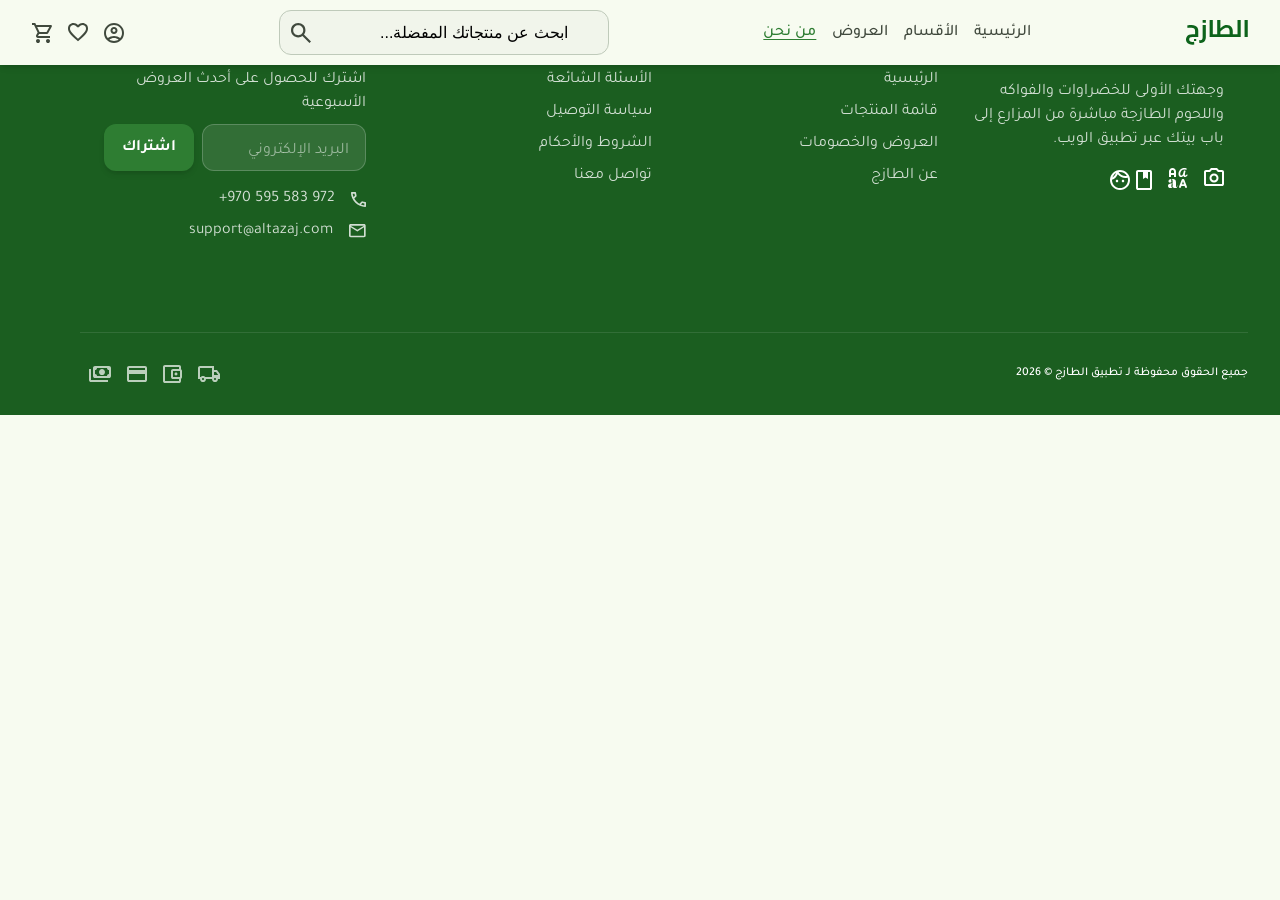
<file: index.html>
<!DOCTYPE html>
<html lang="ar" dir="rtl">

<head>
  <meta charset="UTF-8">
  <meta name="viewport" content="width=device-width, initial-scale=1.0">
  <title>Document</title>
  <link rel="preconnect" href="https://fonts.googleapis.com">
  <link rel="preconnect" href="https://fonts.gstatic.com" crossorigin>
  <link
    href="https://fonts.googleapis.com/css2?family=Cairo:wght@200..1000&family=Tajawal:wght@200;300;400;500;700;800;900&display=swap"
    rel="stylesheet">
  <link rel="stylesheet" href="./src/css/output.css">
</head>

<body class="bg">
<header class="bg-header header-position">
  <div class="header-2">
      <div class="header-2-phone_tablet">
        <nav class="">
          <a href="./Shopping-Cart.html"><img src="./src/img/header/Cart.svg" alt="Cart"></a>
        </nav>
        <button class="h-5 w-5">
          <img src="./src/img/header/menu.svg" alt="menu">
        </button>
        <label class="">
          <img src="./src/img/header/search.svg" alt="search"
          <input type="text">
        </label>
      </div>

    <div class="py-5 order-first">
      <a href="">
        <img src="./src/img/header/logo.svg" alt="Logo" />
      </a>
    </div>

<div class="header-2-div">
  <nav class="header-2-nav">
    <a href="./index.html" class="header-2-text">الرئيسية</a>
    <a href="./Products-List.html" class="header-2-text">الأقسام</a>
    <a href="./Offers-And-Discounts.html" class="header-2-text">العروض</a>
    <a href="./About-Tazaj.html" class="header-2-text-active">من نحن</a>
  </nav>
</div>


    <div class="header-2-div">
      <label class="header-2-input-label">
        <img src="./src/img/header/search.svg" alt="search" class="header-2-input-img" />
        <input class="header-2-input" type="text" placeholder="ابحث عن منتجاتك المفضلة..." />
      </label>
    </div>

    <div class="header-2-div">
      <nav class="header-2-nav">
        <a href="./User-Profile.html">
          <img src="./src/img/header/Profile.svg" alt="Profile" />
        </a>
        <a href="./Wishlist.html">
          <img src="./src/img/header/Wishlist.svg" alt="Wishlist" />
        </a>
        <a href="./Shopping-Cart.html">
          <img src="./src/img/header/Cart.svg" alt="Cart" />
        </a>
      </nav>
    </div>
  </div>
</header>

  <footer class="bg-footer">
    <div class="footer">

      <section class="section-1-footer">

        <div class="div-1-footer-section-1">
          <h2 class="footer-heading-2">
            الطازج
          </h2>
          <p class="footer-text">
            وجهتك الأولى للخضراوات والفواكه واللحوم الطازجة مباشرة من المزارع إلى باب بيتك عبر تطبيق الويب.
          </p>
          <nav class="footer-icons-1">
            <a href="" class="footer-icons-1">
              <img src="./src/img/footer/ImageFrameIcon.svg" alt="ImageFrameIcon">
            </a>
            <a href="" class="footer-icons-1">
              <img src="./src/img/footer/LinkIcon.svg" alt="LinkIcon">
            </a>
            <a href="" class="footer-icons-1">
              <img src="./src/img/footer/TextIcon.svg" alt="TextIcon">
            </a>
          </nav>

        </div>

        <div class="div-2-3-footer-section-1">
          <h3 class="footer-heading-3">روابط سريعة</h3>
          <nav class="footer-text nav-1-footer-section-1">
            <a href="./index.html">الرئيسية</a>
            <a href="./Products-List.html">قائمة المنتجات</a>
            <a href="./Offers-And-Discounts.html">العروض والخصومات</a>
            <a href="./About-Tazaj.html">عن الطازج</a>
          </nav>
        </div>


        <div class="div-2-3-footer-section-1">
          <h3 class="footer-heading-3">
            الدعم والمساعدة
          </h3>
          <nav class="footer-text nav-1-footer-section-1">
            <a href="./FAQ.html">الأسئلة الشائعة</a>
            <a href="#">سياسة التوصيل </a>
            <a href="#">الشروط والأحكام </a>
            <a href="#">تواصل معنا </a>
          </nav>
        </div>

        <div class="div-4-footer-section-1">
          <h3 class="footer-heading-3">
            النشرة البريدية والتواصل
          </h3>
          <p class="footer-text">
            اشترك للحصول على أحدث العروض الأسبوعية
          </p>
          <div class="div-4-div-footer-section-1">
            <input class="input-footer flex-1" type="email" placeholder="البريد الإلكتروني" />
            <button class="button-footer">
              اشتراك
            </button>
          </div>
          <nav class="nav-2-footer-section-1">
            <a href="tel:+970595583972" class="footer-icons-1 footer-text">
              <img src="./src/img/footer/phone-footer.svg" alt="اتصل بنا">
              <span class="min-w-35" dir="ltr">+970 595 583 972</span>
            </a>

            <a href="mailto:support@altazaj.com" class="footer-icons-1 footer-text">
              <img src="./src/img/footer/email-footer.svg" alt="راسلنا عبر البريد support@altazaj.com">
              <span>support@altazaj.com</span>
            </a>
          </nav>
        </div>

      </section>

      <section class="section-2-footer">
        <div class="footer-text-2">
          <p>جميع الحقوق محفوظة لـ تطبيق الطازج © 2026</p>
        </div>

        <div class="footer-icons-2">
          <a href=""><img src="./src/img/footer/Main-Container.svg" alt="Main-Container"></a>
          <a href=""><img src="./src/img/footer/Container-Settings.svg" alt="Container-Settings"></a>
          <a href=""><img src="./src/img/footer/Container-Structure.svg" alt="Container-Structure"></a>
          <a href=""><img src="./src/img/footer/Container-Overview.svg" alt="Container-Overview"></a>
        </div>
      </section>


    </div>
  </footer>

</body>

</html>
</file>
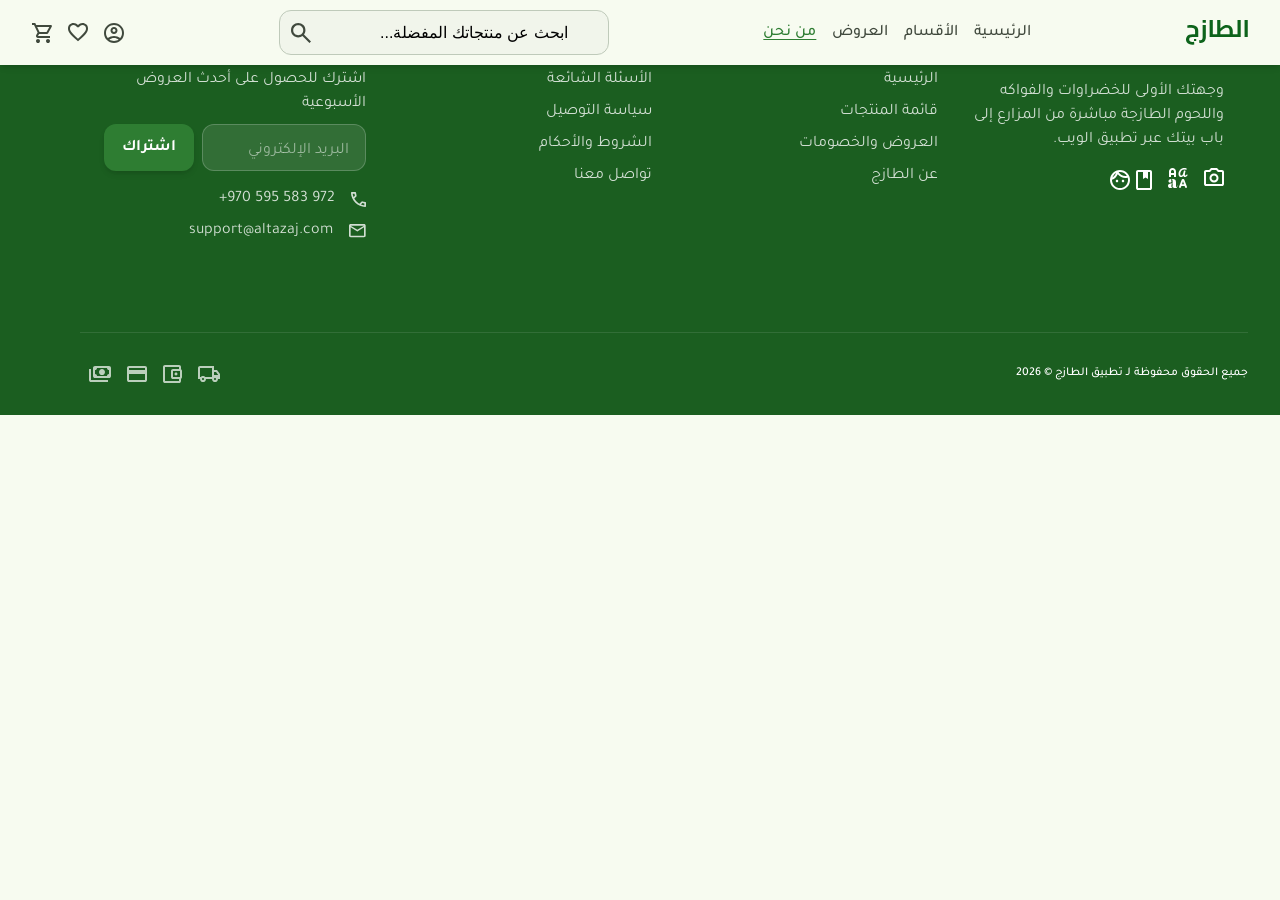
<file: About-Tazaj.html>
<!DOCTYPE html>
<html lang="ar" dir="rtl">

<head>
  <meta charset="UTF-8">
  <meta name="viewport" content="width=device-width, initial-scale=1.0">
  <title>Document</title>
  <link rel="preconnect" href="https://fonts.googleapis.com">
  <link rel="preconnect" href="https://fonts.gstatic.com" crossorigin>
  <link
    href="https://fonts.googleapis.com/css2?family=Cairo:wght@200..1000&family=Tajawal:wght@200;300;400;500;700;800;900&display=swap"
    rel="stylesheet">
  <link rel="stylesheet" href="./src/css/output.css">
</head>

<body class="bg">
  <header class="bg-header header-position">
    <div class="header-2">
      <div class="header-2-phone_tablet">
        <nav class="">
          <a href="./Shopping-Cart.html"><img src="./src/img/header/Cart.svg" alt="Cart"></a>
        </nav>
        <button class="h-5 w-5">
          <img src="./src/img/header/menu.svg" alt="menu">
        </button>
        <label class="">
          <img src="./src/img/header/search.svg" alt="search" <input type="text">
        </label>
      </div>

      <div class="py-5 order-first">
        <a href="">
          <img src="./src/img/header/logo.svg" alt="Logo" />
        </a>
      </div>

      <div class="header-2-div">
        <nav class="header-2-nav">
          <a href="./index.html" class="header-2-text">الرئيسية</a>
          <a href="./Products-List.html" class="header-2-text">الأقسام</a>
          <a href="./Offers-And-Discounts.html" class="header-2-text">العروض</a>
          <a href="./About-Tazaj.html" class="header-2-text-active">من نحن</a>
        </nav>
      </div>


      <div class="header-2-div">
        <label class="header-2-input-label">
          <img src="./src/img/header/search.svg" alt="search" class="header-2-input-img" />
          <input class="header-2-input" type="text" placeholder="ابحث عن منتجاتك المفضلة..." />
        </label>
      </div>

      <div class="header-2-div">
        <nav class="header-2-nav">
          <a href="./User-Profile.html">
            <img src="./src/img/header/Profile.svg" alt="Profile" />
          </a>
          <a href="./Wishlist.html">
            <img src="./src/img/header/Wishlist.svg" alt="Wishlist" />
          </a>
          <a href="./Shopping-Cart.html">
            <img src="./src/img/header/Cart.svg" alt="Cart" />
          </a>
        </nav>
      </div>
    </div>
  </header>

  <footer class="bg-footer">
    <div class="footer">

      <section class="section-1-footer">

        <div class="div-1-footer-section-1">
          <h2 class="footer-heading-2">
            الطازج
          </h2>
          <p class="footer-text">
            وجهتك الأولى للخضراوات والفواكه واللحوم الطازجة مباشرة من المزارع إلى باب بيتك عبر تطبيق الويب.
          </p>
          <nav class="footer-icons-1">
            <a href="" class="footer-icons-1">
              <img src="./src/img/footer/ImageFrameIcon.svg" alt="ImageFrameIcon">
            </a>
            <a href="" class="footer-icons-1">
              <img src="./src/img/footer/LinkIcon.svg" alt="LinkIcon">
            </a>
            <a href="" class="footer-icons-1">
              <img src="./src/img/footer/TextIcon.svg" alt="TextIcon">
            </a>
          </nav>

        </div>

        <div class="div-2-3-footer-section-1">
          <h3 class="footer-heading-3">روابط سريعة</h3>
          <nav class="footer-text nav-1-footer-section-1">
            <a href="./index.html">الرئيسية</a>
            <a href="./Products-List.html">قائمة المنتجات</a>
            <a href="./Offers-And-Discounts.html">العروض والخصومات</a>
            <a href="./About-Tazaj.html">عن الطازج</a>
          </nav>
        </div>


        <div class="div-2-3-footer-section-1">
          <h3 class="footer-heading-3">
            الدعم والمساعدة
          </h3>
          <nav class="footer-text nav-1-footer-section-1">
            <a href="./FAQ.html">الأسئلة الشائعة</a>
            <a href="#">سياسة التوصيل </a>
            <a href="#">الشروط والأحكام </a>
            <a href="#">تواصل معنا </a>
          </nav>
        </div>

        <div class="div-4-footer-section-1">
          <h3 class="footer-heading-3">
            النشرة البريدية والتواصل
          </h3>
          <p class="footer-text">
            اشترك للحصول على أحدث العروض الأسبوعية
          </p>
          <div class="div-4-div-footer-section-1">
            <input class="input-footer flex-1" type="email" placeholder="البريد الإلكتروني" />
            <button class="button-footer">
              اشتراك
            </button>
          </div>
          <nav class="nav-2-footer-section-1">
            <a href="tel:+970595583972" class="footer-icons-1 footer-text">
              <img src="./src/img/footer/phone-footer.svg" alt="اتصل بنا">
              <span class="min-w-35" dir="ltr">+970 595 583 972</span>
            </a>

            <a href="mailto:support@altazaj.com" class="footer-icons-1 footer-text">
              <img src="./src/img/footer/email-footer.svg" alt="راسلنا عبر البريد support@altazaj.com">
              <span>support@altazaj.com</span>
            </a>
          </nav>
        </div>

      </section>

      <section class="section-2-footer">
        <div class="footer-text-2">
          <p>جميع الحقوق محفوظة لـ تطبيق الطازج © 2026</p>
        </div>

        <div class="footer-icons-2">
          <a href=""><img src="./src/img/footer/Main-Container.svg" alt="Main-Container"></a>
          <a href=""><img src="./src/img/footer/Container-Settings.svg" alt="Container-Settings"></a>
          <a href=""><img src="./src/img/footer/Container-Structure.svg" alt="Container-Structure"></a>
          <a href=""><img src="./src/img/footer/Container-Overview.svg" alt="Container-Overview"></a>
        </div>
      </section>


    </div>
  </footer>

</body>

</html>
</file>
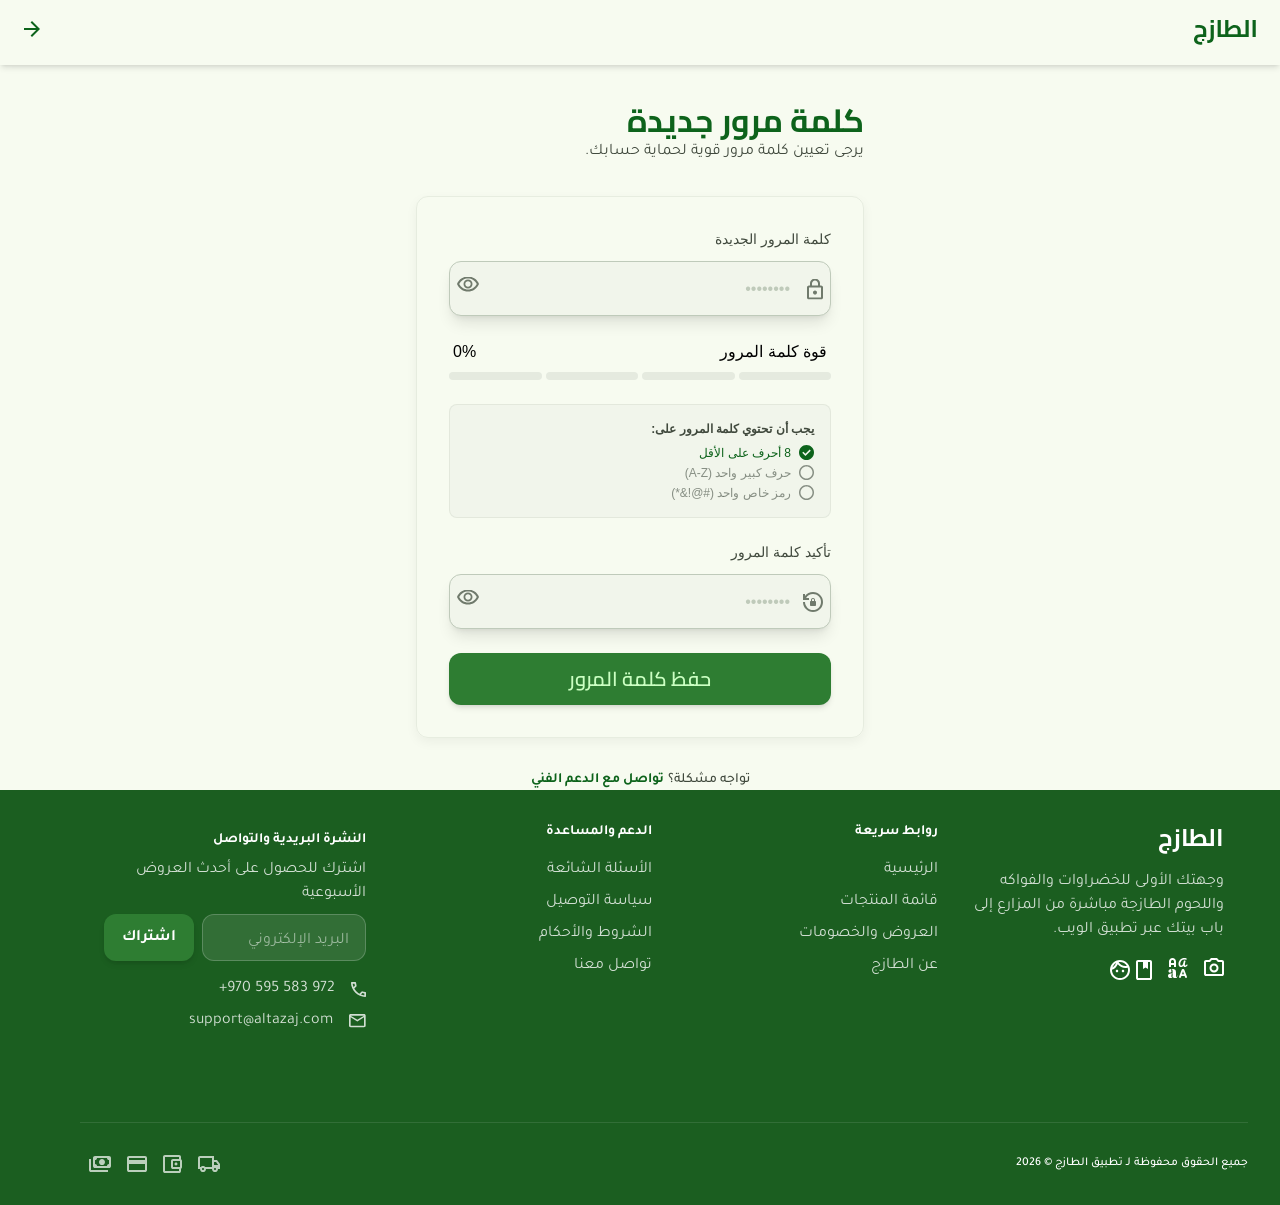
<file: Change-Password.html>
<!DOCTYPE html>
<html lang="ar" dir="rtl">

<head>
  <meta charset="UTF-8">
  <meta name="viewport" content="width=device-width, initial-scale=1.0">
  <title>Document</title>
  <link rel="preconnect" href="https://fonts.googleapis.com">
  <link rel="preconnect" href="https://fonts.gstatic.com" crossorigin>
  <link
    href="https://fonts.googleapis.com/css2?family=Cairo:wght@200..1000&family=Tajawal:wght@200;300;400;500;700;800;900&display=swap"
    rel="stylesheet">
  <link rel="stylesheet" href="./src/css/output.css">
</head>

<body class="bg">
  <header class="bg-header header-position">
    <div class="header-1">

      <div class="py-5">
        <a href="">
          <img src="./src/img/header/logo.svg" alt="Logo" />
        </a>
      </div>
      <div class="py-5">
        <button>
          <img src="./src/img/header/Container.svg" alt="back" />
        </button>
      </div>
    </div>
  </header>
  <section class="container mx-auto  mt-25 px-4 grid place-items-center max-w-120">
    <div class="w-full flex flex-col gap-8 justify-center items-center ">
      <div class="w-full flex flex-col">
        <h1 class="font-cairo font-bold text-[32px] leading-10 text-right text-[#0D631B]">كلمة مرور جديدة</h1>
        <p class="font-tajawal font-normal text-[16px] leading-6 text-right text-[#40493D]">يرجى تعيين كلمة مرور قوية
          لحماية حسابك.</p>
      </div>
      <main
        class="w-full flex flex-col rounded-xl p-4 sm:p-8 gap-8 border border-[#BFCABA4D] shadow-[0px_4px_12px_0px_#0000000D]">
        <form class="flex flex-col gap-6" action="">
          <div class="flex flex-col gap-6">
            <div class="flex flex-col gap-3">
              <label for="password"
                class="cursor-pointer font-Tajawal font-medium text-[14px] leading-5 text-right align-middle text-[#40493D]">كلمة
                المرور الجديدة</label>
              <label class="cursor-pointer relative" for="password">
                <img class="cursor-pointer absolute right-2 top-1/2 -translate-y-1/2"
                  src="./src/img/new-password/password.svg" alt="Enter the password">
                <img class="cursor-pointer absolute left-2 top-1/2 -translate-y-1/2"
                  src="./src/img/new-password/eye.svg" alt="Show password">
                <input
                  class="outline-none cursor-pointer w-full rounded-xl pt-3.75 pr-10 pl-4 pb-3.5 border border-[#BFCABA] bg-[#F1F5EB] shadow-lg placeholder:pt-px placeholder:pb-0.5 placeholder:font-Tajawal placeholder:font-normal placeholder:text-[16px] placeholder:leading-[100%] placeholder:text-right placeholder:align-middle placeholder:text-[#BFCABA]"
                  type="password" id="password" placeholder="••••••••">
              </label>
            </div>
            <div class="flex flex-col gap-2">
              <div class="flex justify-between px-1">
                <p>قوة كلمة المرور</p>
                <p>0%</p>
              </div>
              <div class="grid grid-cols-4 gap-1 w-full">
                <div class="w-full bg-[#E5EADF] rounded-xl py-1"></div>
                <div class="w-full bg-[#E5EADF] rounded-xl py-1"></div>
                <div class="w-full bg-[#E5EADF] rounded-xl py-1"></div>
                <div class="w-full bg-[#E5EADF] rounded-xl py-1"></div>
              </div>
            </div>
            <div class="flex flex-col gap-2 p-4 bg-[#F1F5EB] border border-[#BFCABA4D] rounded-lg">
              <h6 class="font-Tajawal font-bold text-[12px] leading-4 text-right align-middle text-[#40493D]">يجب أن
                تحتوي
                كلمة المرور على:</h6>
              <div class="flex flex-col gap-1">
                <div class="flex gap-2">
                  <img class="h-3.75 w-3.75" src="./src/img/new-password/It-was-completed.svg" alt="It-was-completed">
                  <p class="font-Tajawal font-medium text-[12px] leading-4 text-right align-middle text-[#0D631B]"> 8
                    أحرف
                    على الأقل</p>
                </div>
                <div class="flex gap-2">
                  <img class="h-3.75 w-3.75" src="./src/img/new-password/Work-in-progress.svg" alt="Work-in-progress">
                  <p class="font-Tajawal font-medium text-[12px] leading-4 text-right align-middle text-[#40493D99]">حرف
                    كبير واحد (A-Z)</p>
                </div>
                <div class="flex gap-2">
                  <img class="h-3.75 w-3.75" src="./src/img/new-password/Work-in-progress.svg" alt="Work-in-progress">
                  <p class="font-Tajawal font-medium text-[12px] leading-4 text-right align-middle text-[#40493D99]">رمز
                    خاص واحد (#@!&*)</p>
                </div>
              </div>
            </div>
            <div class="flex flex-col gap-3">
              <label for="password1"
                class="cursor-pointer font-Tajawal font-medium text-[14px] leading-5 text-right align-middle text-[#40493D]">تأكيد
                كلمة المرور</label>
              <label class="cursor-pointer relative" for="password1">
                <img class="cursor-pointer absolute right-2 top-1/2 -translate-y-1/2"
                  src="./src/img/new-password/conform-password.svg" alt="conform password">
                <img class="cursor-pointer absolute left-2 top-1/2 -translate-y-1/2"
                  src="./src/img/new-password/eye.svg" alt="Show password">
                <input
                  class="outline-none cursor-pointer w-full rounded-xl pt-3.75 pr-10 pl-4 pb-3.5 border border-[#BFCABA] bg-[#F1F5EB] shadow-lg placeholder:pt-px placeholder:pb-0.5 placeholder:font-Tajawal placeholder:font-normal placeholder:text-[16px] placeholder:leading-[100%] placeholder:text-right placeholder:align-middle placeholder:text-[#BFCABA]"
                  type="password" id="password1" placeholder="••••••••">
              </label>
            </div>
          </div>
          <button
            class="w-full py-3 bg-[#2E7D32] cursor-pointer rounded-xl shadow-[0px_2px_4px_-2px_#0000001A,0px_4px_6px_-1px_#0000001A]"
            type="submit">
            <p class="font-cairo font-semibold text-[20px] leading-7 text-center text-[#CBFFC2]">حفظ كلمة المرور</p>
          </button>
        </form>
      </main>
      <div class="flex gap-1">
        <p class="font-tajawal font-medium text-[14px] leading-5 text-center text-[#40493D]">تواجه مشكلة؟ </p>
        <a class="font-tajawal font-bold text-[14px] leading-5 text-center text-[#0D631B]" href="#">تواصل مع الدعم
          الفني</a>
      </div>
    </div>
  </section>
  <footer class="bg-footer">
    <div class="footer">

      <section class="section-1-footer">

        <div class="div-1-footer-section-1">
          <h2 class="footer-heading-2">
            الطازج
          </h2>
          <p class="footer-text">
            وجهتك الأولى للخضراوات والفواكه واللحوم الطازجة مباشرة من المزارع إلى باب بيتك عبر تطبيق الويب.
          </p>
          <nav class="footer-icons-1">
            <a href="" class="footer-icons-1">
              <img src="./src/img/footer/ImageFrameIcon.svg" alt="ImageFrameIcon">
            </a>
            <a href="" class="footer-icons-1">
              <img src="./src/img/footer/LinkIcon.svg" alt="LinkIcon">
            </a>
            <a href="" class="footer-icons-1">
              <img src="./src/img/footer/TextIcon.svg" alt="TextIcon">
            </a>
          </nav>

        </div>

        <div class="div-2-3-footer-section-1">
          <h3 class="footer-heading-3">روابط سريعة</h3>
          <nav class="footer-text nav-1-footer-section-1">
            <a href="./index.html">الرئيسية</a>
            <a href="./Products-List.html">قائمة المنتجات</a>
            <a href="./Offers-And-Discounts.html">العروض والخصومات</a>
            <a href="./About-Tazaj.html">عن الطازج</a>
          </nav>
        </div>


        <div class="div-2-3-footer-section-1">
          <h3 class="footer-heading-3">
            الدعم والمساعدة
          </h3>
          <nav class="footer-text nav-1-footer-section-1">
            <a href="./FAQ.html">الأسئلة الشائعة</a>
            <a href="#">سياسة التوصيل </a>
            <a href="#">الشروط والأحكام </a>
            <a href="#">تواصل معنا </a>
          </nav>
        </div>

        <div class="div-4-footer-section-1">
          <h3 class="footer-heading-3">
            النشرة البريدية والتواصل
          </h3>
          <p class="footer-text">
            اشترك للحصول على أحدث العروض الأسبوعية
          </p>
          <div class="div-4-div-footer-section-1">
            <input class="input-footer flex-1" type="email" placeholder="البريد الإلكتروني" />
            <button class="button-footer">
              اشتراك
            </button>
          </div>
          <nav class="nav-2-footer-section-1">
            <a href="tel:+970595583972" class="footer-icons-1 footer-text">
              <img src="./src/img/footer/phone-footer.svg" alt="اتصل بنا">
              <span class="min-w-35" dir="ltr">+970 595 583 972</span>
            </a>

            <a href="mailto:support@altazaj.com" class="footer-icons-1 footer-text">
              <img src="./src/img/footer/email-footer.svg" alt="راسلنا عبر البريد support@altazaj.com">
              <span>support@altazaj.com</span>
            </a>
          </nav>
        </div>

      </section>

      <section class="section-2-footer">
        <div class="footer-text-2">
          <p>جميع الحقوق محفوظة لـ تطبيق الطازج © 2026</p>
        </div>

        <div class="footer-icons-2">
          <a href=""><img src="./src/img/footer/Main-Container.svg" alt="Main-Container"></a>
          <a href=""><img src="./src/img/footer/Container-Settings.svg" alt="Container-Settings"></a>
          <a href=""><img src="./src/img/footer/Container-Structure.svg" alt="Container-Structure"></a>
          <a href=""><img src="./src/img/footer/Container-Overview.svg" alt="Container-Overview"></a>
        </div>
      </section>


    </div>
  </footer>

</body>

</html>
</file>
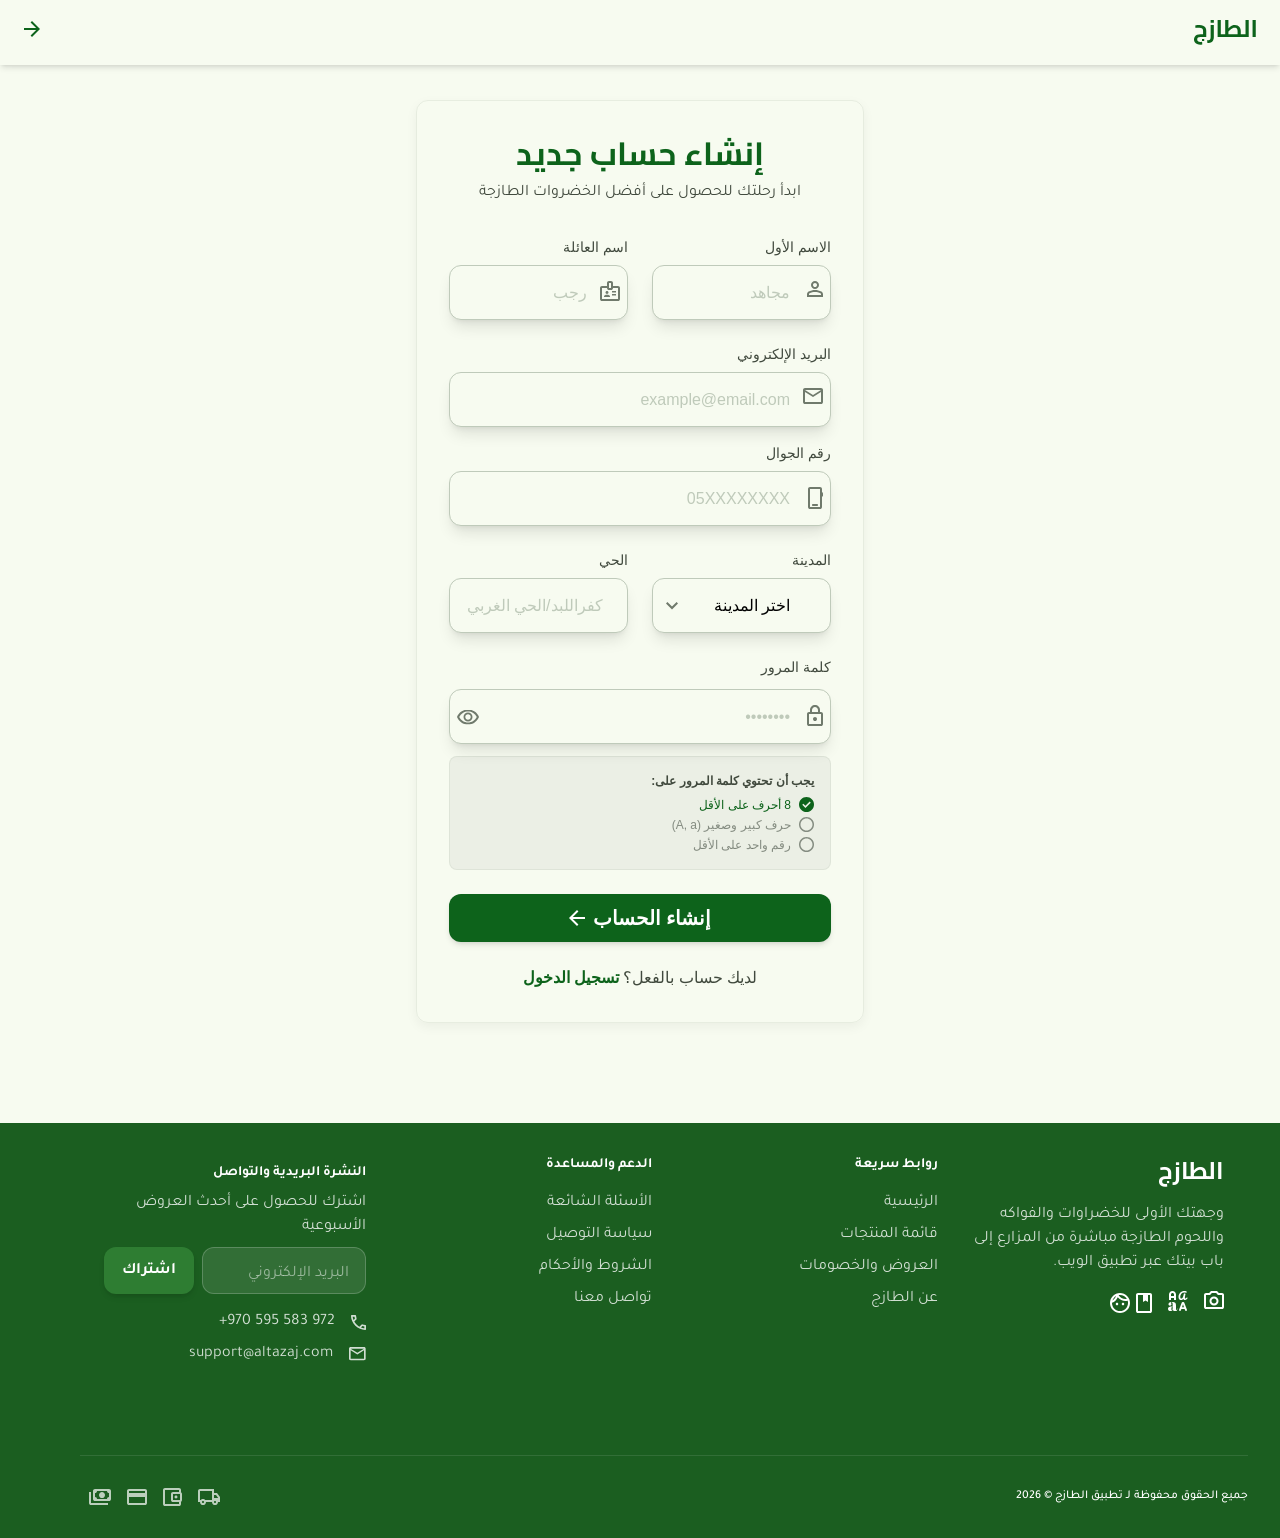
<file: Create-An-Account.html>
<!DOCTYPE html>
<html lang="ar" dir="rtl">

<head>
  <meta charset="UTF-8">
  <meta name="viewport" content="width=device-width, initial-scale=1.0">
  <title>Document</title>
  <link rel="preconnect" href="https://fonts.googleapis.com">
  <link rel="preconnect" href="https://fonts.gstatic.com" crossorigin>
  <link
    href="https://fonts.googleapis.com/css2?family=Cairo:wght@200..1000&family=Tajawal:wght@200;300;400;500;700;800;900&display=swap"
    rel="stylesheet">
  <link rel="stylesheet" href="./src/css/output.css">
</head>

<body class="bg">
  <header class="bg-header header-position">
    <div class="header-1">

      <div class="py-5">
        <a href="">
          <img src="./src/img/header/logo.svg" alt="Logo" />
        </a>
      </div>
      <div class="py-5">
        <button>
          <img src="./src/img/header/Container.svg" alt="back" />
        </button>
      </div>
    </div>
  </header>
  <section class="container mx-auto  my-25 px-4 grid place-items-center max-w-120">
    <main
      class="w-full grid place-items-center rounded-xl p-4 sm:p-8 gap-8 border border-[#BFCABA4D] shadow-[0px_4px_12px_0px_#0000000D]">
      <div class="flex flex-col gap-8">
        <div class="flex flex-col gap-2">
          <h1 class="font-cairo font-bold text-[32px] leading-10 text-[#0D631B] text-center">إنشاء حساب جديد</h1>
          <p class="font-tajawal font-normal text-base leading-6 text-[#40493D] text-center">ابدأ رحلتك للحصول على أفضل
            الخضروات الطازجة</p>
        </div>
        <form class="flex flex-col gap-6">
          <div class="flex flex-col md:flex-row gap-6 ">
            <div class="flex flex-col flex-1 gap-2">
              <label for="firstname"
                class="font-Tajawal font-medium text-[14px] leading-5 text-right align-middle text-[#40493D] cursor-pointer">الاسم
                الأول</label>
              <label for="firstname" class="relative cursor-pointer">
                <img class="absolute right-2 top-1/2 -translate-y-1/2 cursor-pointer" src="./src/img/Create-An-Account/firstname.svg"
                  alt="firstname">
                <input
                  class="outline-none cursor-pointer w-full rounded-xl pt-3.75 pr-10 pl-4 pb-3.5 border border-[#BFCABA] bg-[#F7FBF0] shadow-lg placeholder:pt-px placeholder:pb-0.5 placeholder:font-Tajawal placeholder:font-normal placeholder:text-[16px] placeholder:leading-[100%] placeholder:text-right placeholder:align-middle placeholder:text-[#BFCABA]"
                  type="text" id="firstname" placeholder="مجاهد">
              </label>
            </div>
            <div class="flex flex-col flex-1 gap-2">
              <label for="lastname"
                class="cursor-pointer font-Tajawal font-medium text-[14px] leading-5 text-right align-middle text-[#40493D]">اسم
                العائلة</label>
              <label class="relative cursor-pointer" for="lastname">
                <img class="cursor-pointer absolute right-2 top-1/2 -translate-y-1/2" src="./src/img/Create-An-Account/lastname.svg"
                  alt="lastname">
                <input
                  class="outline-none cursor-pointer w-full rounded-xl pt-3.75 pr-10 pl-4 pb-3.5 border border-[#BFCABA] bg-[#F7FBF0] shadow-lg placeholder:pt-px placeholder:pb-0.5 placeholder:font-Tajawal placeholder:font-normal placeholder:text-[16px] placeholder:leading-[100%] placeholder:text-right placeholder:align-middle placeholder:text-[#BFCABA]"
                  type="text" id="lastname" placeholder="رجب">
              </label>
            </div>
          </div>
          <div class="flex flex-col gap-4">
            <div class="flex flex-col gap-2">
              <label for="email"
                class="cursor-pointer font-Tajawal font-medium text-[14px] leading-5 text-right align-middle text-[#40493D]">البريد
                الإلكتروني</label>
              <label class="cursor-pointer relative" for="email">
                <img class="cursor-pointer absolute right-2 top-1/2 -translate-y-1/2" src="./src/img/Create-An-Account/email.svg"
                  alt="email">
                <input
                  class="outline-none cursor-pointer w-full rounded-xl pt-3.75 pr-10 pl-4 pb-3.5 border border-[#BFCABA] bg-[#F7FBF0] shadow-lg placeholder:pt-px placeholder:pb-0.5 placeholder:font-Tajawal placeholder:font-normal placeholder:text-[16px] placeholder:leading-[100%] placeholder:text-right placeholder:align-middle placeholder:text-[#BFCABA]"
                  type="email" id="email" placeholder="example@email.com">
              </label>
            </div>
            <div class="flex flex-col gap-2">
              <label for="phone"
                class="cursor-pointer font-Tajawal font-medium text-[14px] leading-5 text-right align-middle text-[#40493D]">رقم
                الجوال</label>
              <label class="cursor-pointer relative" for="phone">
                <img class="cursor-pointer absolute right-2 top-1/2 -translate-y-1/2" src="./src/img/Create-An-Account/phone.svg"
                  alt="phone number">
                <input
                  class="outline-none cursor-pointer w-full rounded-xl pt-3.75 pr-10 pl-4 pb-3.5 border border-[#BFCABA] bg-[#F7FBF0] shadow-lg placeholder:pt-px placeholder:pb-0.5 placeholder:font-Tajawal placeholder:font-normal placeholder:text-[16px] placeholder:leading-[100%] placeholder:text-right placeholder:align-middle placeholder:text-[#BFCABA]"
                  type="tel" id="phone" placeholder="05XXXXXXXX">
              </label>
            </div>
          </div>
          <div class="flex flex-col md:flex-row gap-6">
            <div class="flex flex-col flex-1 gap-2">
              <label for="city" class="cursor-pointer font-Tajawal font-medium text-[14px] leading-5 text-right align-middle text-[#40493D]">
                المدينة
              </label>
              <div class="relative cursor-pointer">
                <select
                  class="cursor-pointer w-full rounded-xl pt-3.75 pr-10 pb-3.5 pl-4 border border-[#BFCABA] bg-[#F7FBF0] shadow-lg appearance-none"
                  name="city" id="city">
                  <option value="">اختر المدينة</option>
                  <option value="tulkarm">طولكرم</option>
                </select>
                <img class="cursor-pointer absolute left-3.5 top-1/2 -translate-y-1/2 pointer-events-none " src="./src/img/Create-An-Account/Stock-options.svg"
                  alt="Stock-options">
              </div>
            </div>

            <div class="flex flex-col flex-1 gap-2">
              <label for="district"
                class="cursor-pointer font-Tajawal font-medium text-[14px] leading-5 text-right align-middle text-[#40493D]">الحي</label>
              <input
                class="outline-none cursor-pointer w-full rounded-xl pt-3.75 pr-10 md:pr-5 pl-4 pb-3.5 border border-[#BFCABA] bg-[#F7FBF0] shadow-lg placeholder:pt-px placeholder:pb-0.5 placeholder:font-Tajawal placeholder:font-normal placeholder:text-[16px] placeholder:leading-[100%] placeholder:text-right placeholder:align-middle placeholder:text-[#BFCABA]"
                type="text" id="district" placeholder=" كفراللبد/الحي الغربي">
            </div>
          </div>
          <div class="flex flex-col gap-3">
            <label for="password"
              class="cursor-pointer font-Tajawal font-medium text-[14px] leading-5 text-right align-middle text-[#40493D]">كلمة
              المرور</label>
            <label class="cursor-pointer relative" for="password">
              <img class="cursor-pointer absolute right-2 top-1/2 -translate-y-1/2" src="./src/img/Create-An-Account/password.svg"
                alt="Enter the password">
              <img class="cursor-pointer absolute left-2 top-1/2 -translate-y-1/2" src="./src/img/Create-An-Account/eye.svg"
                alt="Show password">
              <input
                class="outline-none cursor-pointer w-full rounded-xl pt-3.75 pr-10 pl-4 pb-3.5 border border-[#BFCABA] bg-[#F7FBF0] shadow-lg placeholder:pt-px placeholder:pb-0.5 placeholder:font-Tajawal placeholder:font-normal placeholder:text-[16px] placeholder:leading-[100%] placeholder:text-right placeholder:align-middle placeholder:text-[#BFCABA]"
                type="password" id="password" placeholder="••••••••">
            </label>
            <div class="flex flex-col gap-2 p-4 bg-[#EBEFE5] border border-[#BFCABA4D] rounded-lg">
              <h6 class="font-Tajawal font-bold text-[12px] leading-4 text-right align-middle text-[#40493D]">يجب أن تحتوي كلمة المرور على:</h6>
              <div class="flex flex-col gap-1">
                <div class="flex gap-2">
                  <img class="h-3.75 w-3.75" src="./src/img/Create-An-Account/It-was-completed.svg" alt="It-was-completed">
                  <p class="font-Tajawal font-medium text-[12px] leading-4 text-right align-middle text-[#0D631B]"> 8 أحرف على الأقل</p>
                </div>
                <div class="flex gap-2">
                  <img class="h-3.75 w-3.75" src="./src/img/Create-An-Account/Work-in-progress.svg" alt="Work-in-progress">
                  <p class="font-Tajawal font-medium text-[12px] leading-4 text-right align-middle text-[#40493D99]">حرف كبير وصغير (A, a)</p>
                </div>
                <div class="flex gap-2">
                  <img class="h-3.75 w-3.75" src="./src/img/Create-An-Account/Work-in-progress.svg" alt="Work-in-progress">
                  <p class="font-Tajawal font-medium text-[12px] leading-4 text-right align-middle text-[#40493D99]">رقم واحد على الأقل</p>
                </div>
              </div>
            </div>
          </div>
          <div>
            <button class="w-full flex justify-center items-center cursor-pointer rounded-xl gap-[7.99px] pt-[9.5px] pb-[10.5px] bg-[#0D631B] shadow-[0px_2px_4px_-2px_#0000001A,0px_4px_6px_-1px_#0000001A]">
              <p class="font-Cairo font-bold text-[20px] leading-7 text-center align-middle text-white">إنشاء الحساب</p>
              <img src="./src/img/Create-An-Account/go.svg" alt="Create-An-Account">
            </button>
          </div>
          <div class="flex justify-center items-center gap-1">
            <p class="font-Tajawal font-normal text-[16px] leading-6 align-middle text-[#40493D]">لديك حساب بالفعل؟ </p>
            <a class="cursor-pointer font-Tajawal font-bold text-[16px] leading-6 align-middle text-[#0D631B]" href="./login.html">تسجيل الدخول</a>
          </div>
        </form>
      </div>
    </main>
  </section>
  <footer class="bg-footer">
    <div class="footer">

      <section class="section-1-footer">

        <div class="div-1-footer-section-1">
          <h2 class="footer-heading-2">
            الطازج
          </h2>
          <p class="footer-text">
            وجهتك الأولى للخضراوات والفواكه واللحوم الطازجة مباشرة من المزارع إلى باب بيتك عبر تطبيق الويب.
          </p>
          <nav class="footer-icons-1">
            <a href="" class="footer-icons-1">
              <img src="./src/img/footer/ImageFrameIcon.svg" alt="ImageFrameIcon">
            </a>
            <a href="" class="footer-icons-1">
              <img src="./src/img/footer/LinkIcon.svg" alt="LinkIcon">
            </a>
            <a href="" class="footer-icons-1">
              <img src="./src/img/footer/TextIcon.svg" alt="TextIcon">
            </a>
          </nav>

        </div>

        <div class="div-2-3-footer-section-1">
          <h3 class="footer-heading-3">روابط سريعة</h3>
          <nav class="footer-text nav-1-footer-section-1">
            <a href="./index.html">الرئيسية</a>
            <a href="./Products-List.html">قائمة المنتجات</a>
            <a href="./Offers-And-Discounts.html">العروض والخصومات</a>
            <a href="./About-Tazaj.html">عن الطازج</a>
          </nav>
        </div>


        <div class="div-2-3-footer-section-1">
          <h3 class="footer-heading-3">
            الدعم والمساعدة
          </h3>
          <nav class="footer-text nav-1-footer-section-1">
            <a href="./FAQ.html">الأسئلة الشائعة</a>
            <a href="#">سياسة التوصيل </a>
            <a href="#">الشروط والأحكام </a>
            <a href="#">تواصل معنا </a>
          </nav>
        </div>

        <div class="div-4-footer-section-1">
          <h3 class="footer-heading-3">
            النشرة البريدية والتواصل
          </h3>
          <p class="footer-text">
            اشترك للحصول على أحدث العروض الأسبوعية
          </p>
          <div class="div-4-div-footer-section-1">
            <input class="input-footer flex-1" type="email" placeholder="البريد الإلكتروني" />
            <button class="button-footer">
              اشتراك
            </button>
          </div>
          <nav class="nav-2-footer-section-1">
            <a href="tel:+970595583972" class="footer-icons-1 footer-text">
              <img src="./src/img/footer/phone-footer.svg" alt="اتصل بنا">
              <span class="min-w-35" dir="ltr">+970 595 583 972</span>
            </a>

            <a href="mailto:support@altazaj.com" class="footer-icons-1 footer-text">
              <img src="./src/img/footer/email-footer.svg" alt="راسلنا عبر البريد support@altazaj.com">
              <span>support@altazaj.com</span>
            </a>
          </nav>
        </div>

      </section>

      <section class="section-2-footer">
        <div class="footer-text-2">
          <p>جميع الحقوق محفوظة لـ تطبيق الطازج © 2026</p>
        </div>

        <div class="footer-icons-2">
          <a href=""><img src="./src/img/footer/Main-Container.svg" alt="Main-Container"></a>
          <a href=""><img src="./src/img/footer/Container-Settings.svg" alt="Container-Settings"></a>
          <a href=""><img src="./src/img/footer/Container-Structure.svg" alt="Container-Structure"></a>
          <a href=""><img src="./src/img/footer/Container-Overview.svg" alt="Container-Overview"></a>
        </div>
      </section>


    </div>
  </footer>

</body>

</html>
</file>
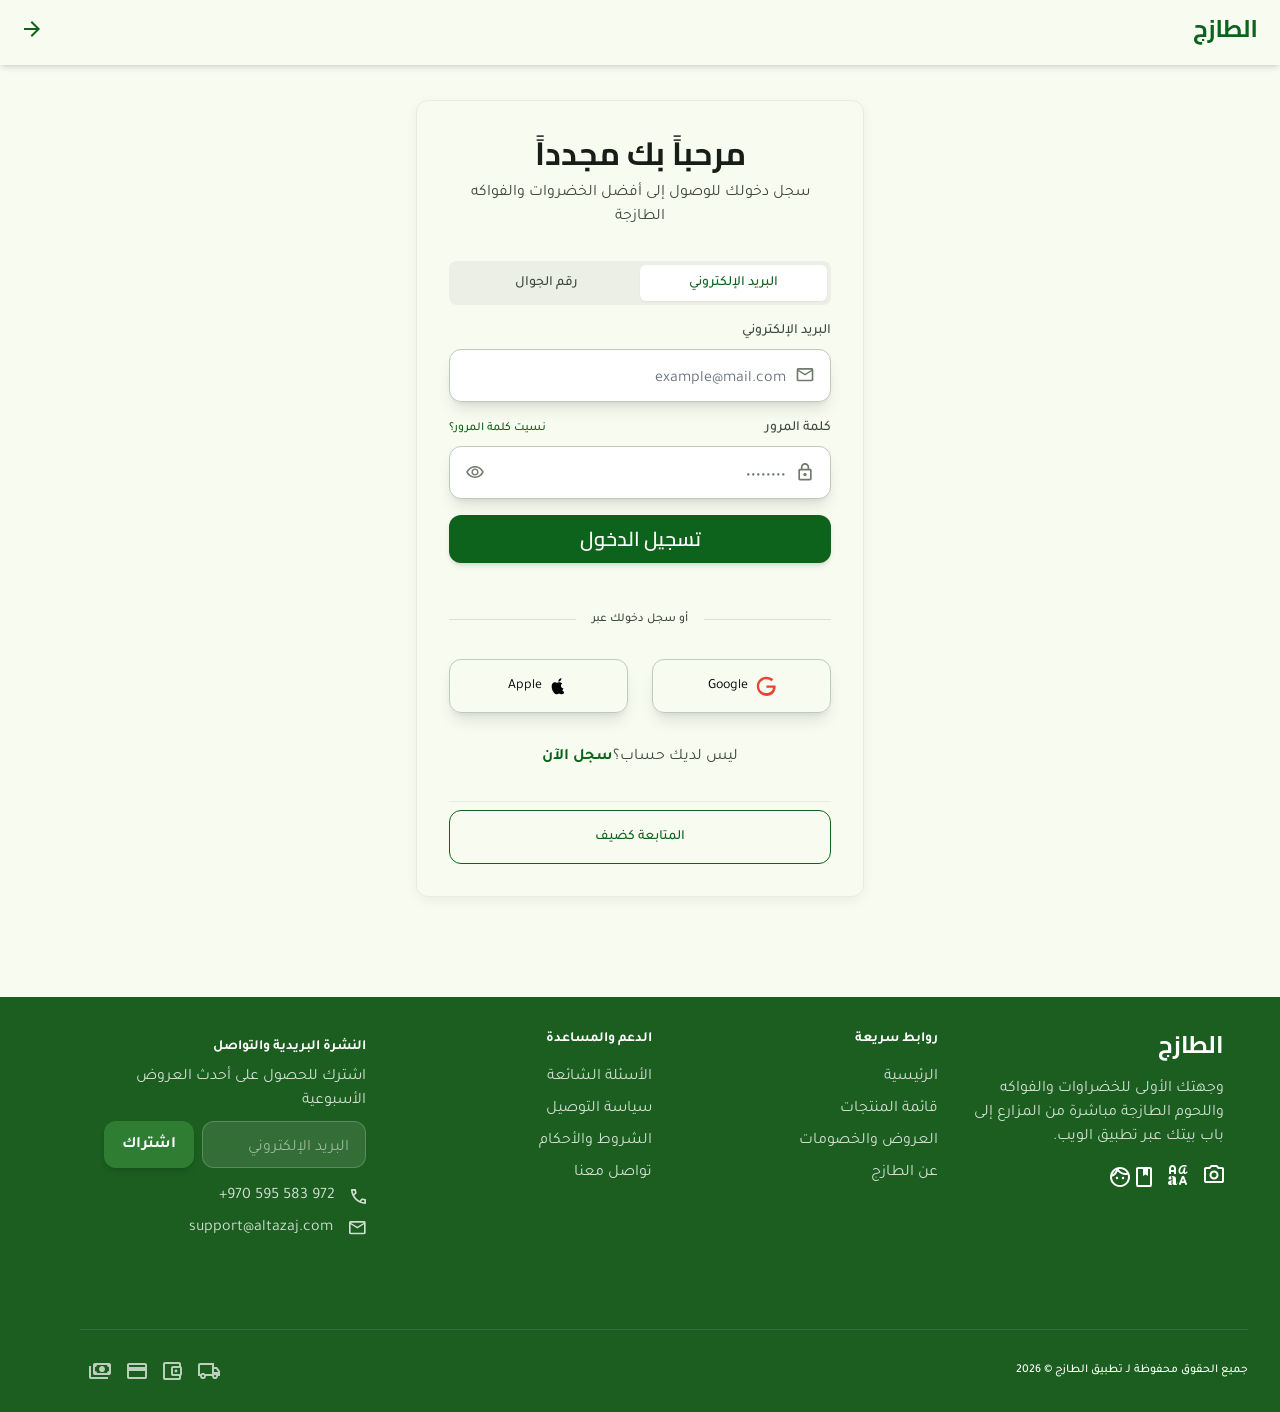
<file: login.html>
<!DOCTYPE html>
<html lang="ar" dir="rtl">

<head>
  <meta charset="UTF-8">
  <meta name="viewport" content="width=device-width, initial-scale=1.0">
  <title>Document</title>
  <link rel="preconnect" href="https://fonts.googleapis.com">
  <link rel="preconnect" href="https://fonts.gstatic.com" crossorigin>
  <link
    href="https://fonts.googleapis.com/css2?family=Cairo:wght@200..1000&family=Tajawal:wght@200;300;400;500;700;800;900&display=swap"
    rel="stylesheet">
  <link rel="stylesheet" href="./src/css/output.css">
</head>

<body class="bg">
  <header class="bg-header header-position">
    <div class="header-1">

      <div class="py-5">
        <a href="">
          <img src="./src/img/header/logo.svg" alt="Logo" />
        </a>
      </div>
      <div class="py-5">
        <button>
          <img src="./src/img/header/Container.svg" alt="back" />
        </button>
      </div>
    </div>
  </header>
  <section class="container mx-auto  my-25 px-4 grid place-items-center max-w-120">
    <main
      class="w-full grid place-items-center rounded-xl p-4 sm:p-8 gap-8 border border-[#BFCABA4D] shadow-[0px_4px_12px_0px_#0000000D]">
      <div class="flex flex-col gap-8">
        <div class="flex flex-col gap-2">
          <h1 class="font-cairo font-bold text-[32px] leading-10 text-[#181D17] text-center ">مرحباً بك مجدداً</h1>
          <p class="font-tajawal font-normal text-base leading-6 text-[#40493D] text-center ">سجل دخولك للوصول إلى أفضل
            الخضروات والفواكه الطازجة</p>
        </div>
        <form class="flex flex-col gap-4 ">
          <div class="flex bg-[#EBEFE5] p-1 rounded-lg ">
            <button class="bg-[#FFFFFF] py-2 rounded-md shadow-[0px_1px_2px_0px_#0000000D] flex-1 
              font-tajawal font-medium text-sm leading-5 text-[#0D631B] text-center align-middle cursor-pointer">
              البريد الإلكتروني
            </button>
            <button class="py-2 rounded-md flex-1
              font-tajawal font-medium text-sm leading-5 text-[#40493D] text-center align-middle cursor-pointer">
              رقم الجوال
            </button>
          </div>
          <div class="flex flex-col gap-4">
            <div class="flex flex-col gap-2 ">
              <label for="email"
                class="font-tajawal font-medium text-sm leading-5 text-[#40493D] text-right cursor-pointer">
                البريد الإلكتروني
              </label>
              <div class="relative">
                <label for="email" class="absolute right-4 top-1/2 translate-y-[-40%] cursor-pointer">
                  <img src="./src/img/login/email.svg" alt="email" class="w-5 h-5">
                </label>
                <input id="email" type="email" class="w-full rounded-xl pt-[13.5px] pr-11 pb-[13.5px] pl-4 border border-[#BFCABA] bg-white
                    placeholder:font-tajawal placeholder:font-normal placeholder:text-base placeholder:leading-[100%] placeholder:text-[#6B7280] placeholder:text-right placeholder:align-middle placeholder:pt-px placeholder:pb-0.5
                    shadow-lg cursor-pointer outline-none" placeholder="example@mail.com">
              </div>
            </div>
  
            <div class="flex flex-col gap-2 ">
              <div class="flex justify-between items-center">
                <label for="password"
                  class="font-tajawal font-medium text-sm leading-5 text-[#40493D] text-right cursor-pointer">
                  كلمة المرور
                </label>
                <a href="./Reset-Password.html"
                  class="font-tajawal font-medium text-xs leading-4 text-[#0D631B] hover:underline  cursor-pointer">
                  نسيت كلمة المرور؟
                </a>
              </div>
              <div class="relative">
                <label for="password" class="absolute right-4 top-1/2 -translate-y-1/2 cursor-pointer">
                  <img src="./src/img/login/pass.svg" alt="password" class="w-5 h-5">
                </label>
                <input id="password" type="password" class="w-full rounded-xl pt-[13.5px] pr-11 pb-[13.5px] pl-4 border border-[#BFCABA] bg-white 
                     placeholder:font-tajawal placeholder:font-normal placeholder:text-base placeholder:leading-[100%] placeholder:text-[#6B7280] placeholder:text-right placeholder:align-middle placeholder:pt-px placeholder:pb-0.5
                     shadow-lg cursor-pointer outline-none" placeholder="••••••••">
                <img src="./src/img/login/eye.svg" alt="Show password"
                  class="absolute left-4 top-1/2 translate-y-[-35%] w-5 h-5 cursor-pointer">
              </div>
            </div>
  
            <button type="submit"
              class="flex-1 pt-[9.5px] pb-[10.5px] bg-[#0D631B] rounded-xl 
              font-cairo font-semibold text-[20px] leading-7 text-center align-middle text-white shadow-[0px_2px_4px_-2px_#0000001A,0px_4px_6px_-1px_#0000001A] cursor-pointer">
              تسجيل الدخول
            </button>
        </form>


          <form class="flex flex-col gap-4 ">

          </div>
          <div class="flex items-center ">
            <div class="grow border-t border-[#BFCABA80]"></div>
            <span class="px-4 font-tajawal font-medium text-[12px] leading-4 text-right align-middle text-[#40493D]">أو
              سجل دخولك عبر</span>
            <div class="grow border-t border-[#BFCABA80] "></div>
          </div>
          <div class="flex gap-6">
            <button
              class="flex-1 flex items-center justify-center px-4 lg:px-8 md:px-[61.68px] py-4 gap-2 border border-[#BFCABA] rounded-xl shadow-lg cursor-pointer">
              <img src="./src/img/login/google.svg" alt="Sign in via Google" class="h-5 w-5">
              <span class="font-tajawal text-sm">Google</span>
            </button>
  
            <button
              class="flex-1 flex items-center justify-center px-4 lg:px-8 md:px-[61.68px] py-4 gap-2 border border-[#BFCABA] rounded-xl shadow-lg cursor-pointer">
              <img src="./src/img/login/apple.svg" alt="Sign in via Apple" class="h-5 w-5">
              <span class="font-tajawal text-sm">Apple</span>
            </button>
          </div>
          <div class="flex justify-center items-center">
            <p class="font-tajawal font-normal text-base leading-6 text-center align-middle text-[#40493D]">ليس لديك
              حساب؟ </p>
            <a href="./Create-An-Account.html"
              class="font-tajawal font-bold text-base leading-6 text-center align-middle text-[#0D631B] cursor-pointer">سجل
              الآن</a>
          </div>
          <div class="border-t border-[#BFCABA4D] pt-2">
            <a href="./Create-An-Account.html"
              class="flex justify-center items-center flex-1 rounded-xl py-4 border border-[#0D631B] cursor-pointer">
              <p class="font-tajawal font-medium text-[14px] leading-5 text-center align-middle text-[#0D631B]">
                المتابعة كضيف
              </p>
            </a>
          </div>
        </form>
      </div>
    </main>
  </section>
  <footer class=" bg-footer">
    <div class="footer">

      <section class="section-1-footer">

        <div class="div-1-footer-section-1">
          <h2 class="footer-heading-2">
            الطازج
          </h2>
          <p class="footer-text">
            وجهتك الأولى للخضراوات والفواكه واللحوم الطازجة مباشرة من المزارع إلى باب بيتك عبر تطبيق الويب.
          </p>
          <nav class="footer-icons-1">
            <a href="" class="footer-icons-1">
              <img src="./src/img/footer/ImageFrameIcon.svg" alt="ImageFrameIcon">
            </a>
            <a href="" class="footer-icons-1">
              <img src="./src/img/footer/LinkIcon.svg" alt="LinkIcon">
            </a>
            <a href="" class="footer-icons-1">
              <img src="./src/img/footer/TextIcon.svg" alt="TextIcon">
            </a>
          </nav>

        </div>

        <div class="div-2-3-footer-section-1">
          <h3 class="footer-heading-3">روابط سريعة</h3>
          <nav class="footer-text nav-1-footer-section-1">
            <a href="./index.html">الرئيسية</a>
            <a href="./Products-List.html">قائمة المنتجات</a>
            <a href="./Offers-And-Discounts.html">العروض والخصومات</a>
            <a href="./About-Tazaj.html">عن الطازج</a>
          </nav>
        </div>


        <div class="div-2-3-footer-section-1">
          <h3 class="footer-heading-3">
            الدعم والمساعدة
          </h3>
          <nav class="footer-text nav-1-footer-section-1">
            <a href="./FAQ.html">الأسئلة الشائعة</a>
            <a href="#">سياسة التوصيل </a>
            <a href="#">الشروط والأحكام </a>
            <a href="#">تواصل معنا </a>
          </nav>
        </div>

        <div class="div-4-footer-section-1">
          <h3 class="footer-heading-3">
            النشرة البريدية والتواصل
          </h3>
          <p class="footer-text">
            اشترك للحصول على أحدث العروض الأسبوعية
          </p>
          <div class="div-4-div-footer-section-1">
            <input class="input-footer flex-1" type="email" placeholder="البريد الإلكتروني" />
            <button class="button-footer">
              اشتراك
            </button>
          </div>
          <nav class="nav-2-footer-section-1">
            <a href="tel:+970595583972" class="footer-icons-1 footer-text">
              <img src="./src/img/footer/phone-footer.svg" alt="اتصل بنا">
              <span class="min-w-35" dir="ltr">+970 595 583 972</span>
            </a>

            <a href="mailto:support@altazaj.com" class="footer-icons-1 footer-text">
              <img src="./src/img/footer/email-footer.svg" alt="راسلنا عبر البريد support@altazaj.com">
              <span>support@altazaj.com</span>
            </a>
          </nav>
        </div>

      </section>

      <section class="section-2-footer">
        <div class="footer-text-2">
          <p>جميع الحقوق محفوظة لـ تطبيق الطازج © 2026</p>
        </div>

        <div class="footer-icons-2">
          <a href=""><img src="./src/img/footer/Main-Container.svg" alt="Main-Container"></a>
          <a href=""><img src="./src/img/footer/Container-Settings.svg" alt="Container-Settings"></a>
          <a href=""><img src="./src/img/footer/Container-Structure.svg" alt="Container-Structure"></a>
          <a href=""><img src="./src/img/footer/Container-Overview.svg" alt="Container-Overview"></a>
        </div>
      </section>


    </div>
  </footer>

</body>

</html>
</file>
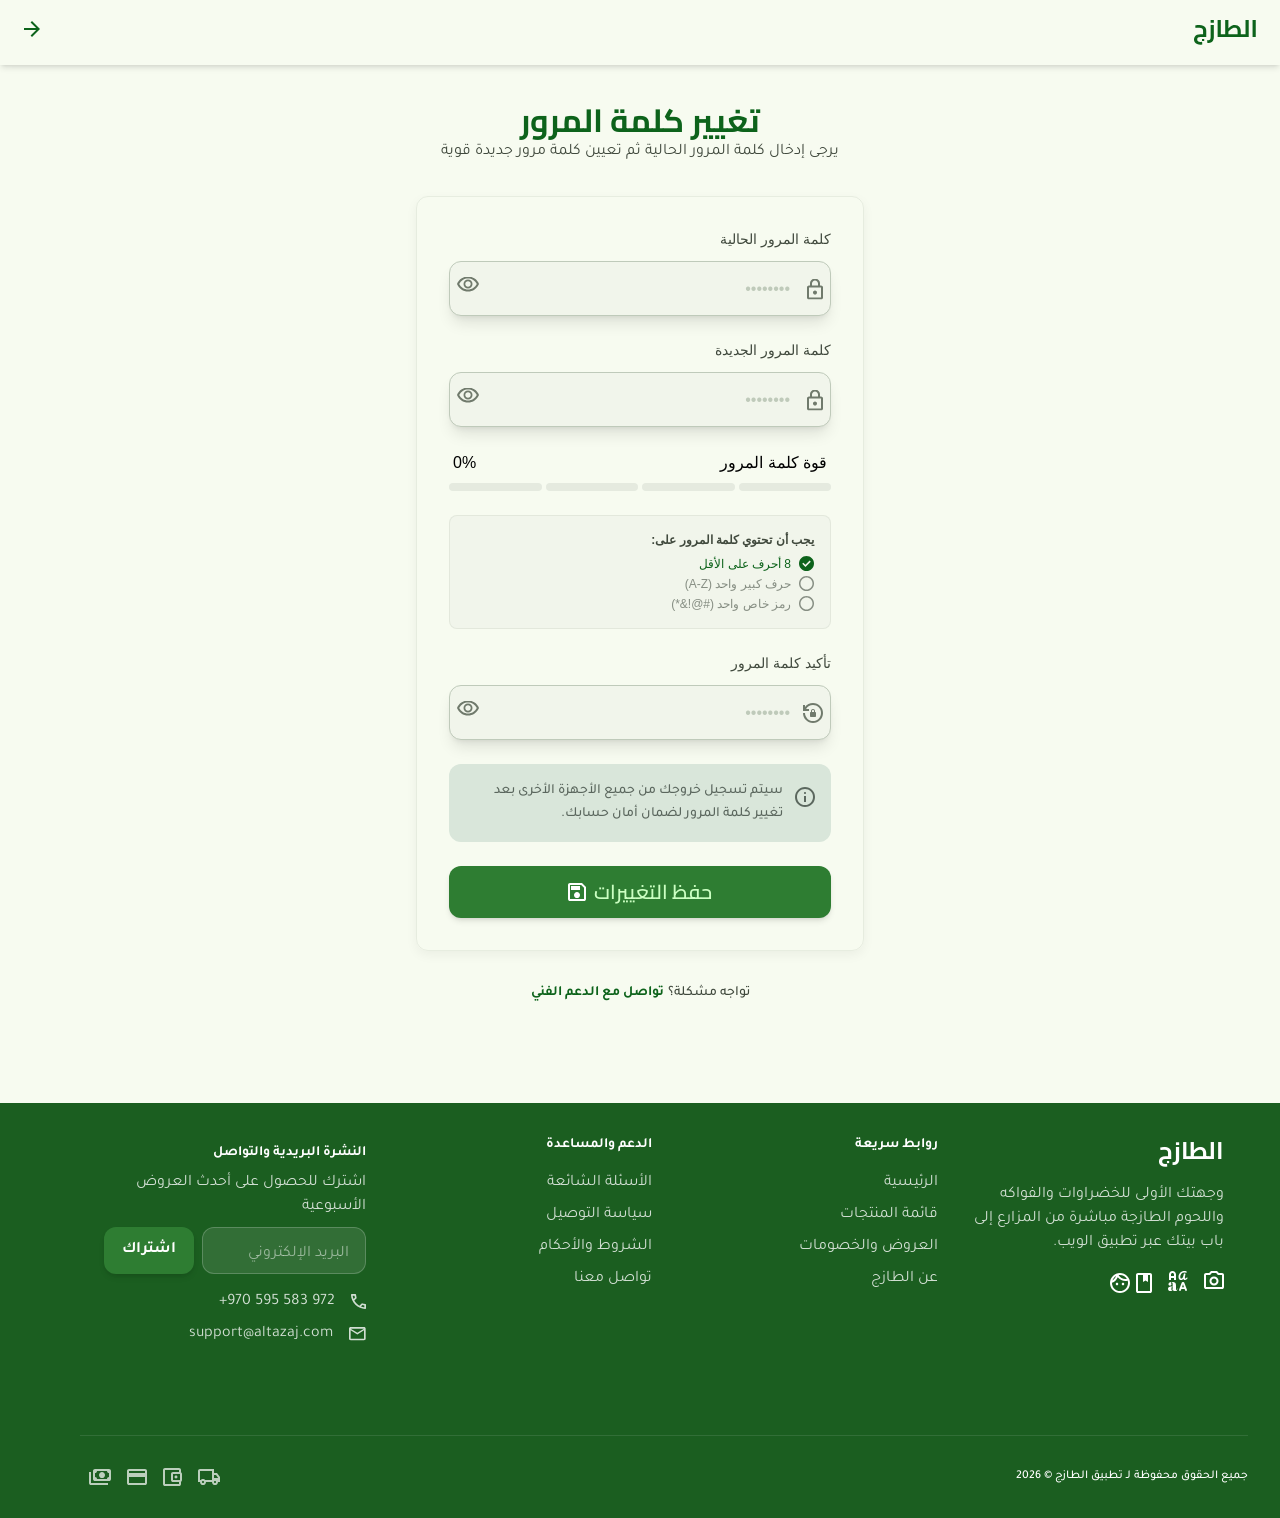
<file: New-Password.html>
<!DOCTYPE html>
<html lang="ar" dir="rtl">

<head>
  <meta charset="UTF-8">
  <meta name="viewport" content="width=device-width, initial-scale=1.0">
  <title>Document</title>
  <link rel="preconnect" href="https://fonts.googleapis.com">
  <link rel="preconnect" href="https://fonts.gstatic.com" crossorigin>
  <link
    href="https://fonts.googleapis.com/css2?family=Cairo:wght@200..1000&family=Tajawal:wght@200;300;400;500;700;800;900&display=swap"
    rel="stylesheet">
  <link rel="stylesheet" href="./src/css/output.css">
</head>

<body class="bg">
  <header class="bg-header header-position">
    <div class="header-1">

      <div class="py-5">
        <a href="">
          <img src="./src/img/header/logo.svg" alt="Logo" />
        </a>
      </div>
      <div class="py-5">
        <button>
          <img src="./src/img/header/Container.svg" alt="back" />
        </button>
      </div>
    </div>
  </header>
  <section class="container mx-auto  my-25 px-4 grid place-items-center max-w-120">
    <div class="w-full flex flex-col gap-8 justify-center items-center ">
      <div class="w-full flex flex-col justify-between items-center">
        <h1 class="font-cairo font-bold text-[32px] leading-10 text-right text-[#0D631B]">تغيير كلمة المرور</h1>
        <p class="font-tajawal font-normal text-[16px] leading-6 text-right text-[#40493D]">يرجى إدخال كلمة المرور
          الحالية ثم تعيين كلمة مرور جديدة قوية</p>
      </div>
      <main
        class="w-full flex flex-col rounded-xl p-4 sm:p-8 gap-8 border border-[#BFCABA4D] shadow-[0px_4px_12px_0px_#0000000D]">
        <form class="flex flex-col gap-6" action="">

          <div class="flex flex-col gap-6">
            <div class="flex flex-col gap-3">
              <label for="password"
                class="cursor-pointer font-Tajawal font-medium text-[14px] leading-5 text-right align-middle text-[#40493D]">كلمة
                المرور الحالية</label>
              <label class="cursor-pointer relative" for="password">
                <img class="cursor-pointer absolute right-2 top-1/2 -translate-y-1/2"
                  src="./src/img/new-password/password.svg" alt="Enter the password">
                <img class="cursor-pointer absolute left-2 top-1/2 -translate-y-1/2"
                  src="./src/img/new-password/eye.svg" alt="Show password">
                <input
                  class="outline-none cursor-pointer w-full rounded-xl pt-3.75 pr-10 pl-4 pb-3.5 border border-[#BFCABA] bg-[#F1F5EB] shadow-lg placeholder:pt-px placeholder:pb-0.5 placeholder:font-Tajawal placeholder:font-normal placeholder:text-[16px] placeholder:leading-[100%] placeholder:text-right placeholder:align-middle placeholder:text-[#BFCABA]"
                  type="password" id="password" placeholder="••••••••">
              </label>
            </div>
            <div class="flex flex-col gap-3">
              <label for="password1"
                class="cursor-pointer font-Tajawal font-medium text-[14px] leading-5 text-right align-middle text-[#40493D]">كلمة
                المرور الجديدة</label>
              <label class="cursor-pointer relative" for="password1">
                <img class="cursor-pointer absolute right-2 top-1/2 -translate-y-1/2"
                  src="./src/img/new-password/password.svg" alt="Enter the password">
                <img class="cursor-pointer absolute left-2 top-1/2 -translate-y-1/2"
                  src="./src/img/new-password/eye.svg" alt="Show password">
                <input
                  class="outline-none cursor-pointer w-full rounded-xl pt-3.75 pr-10 pl-4 pb-3.5 border border-[#BFCABA] bg-[#F1F5EB] shadow-lg placeholder:pt-px placeholder:pb-0.5 placeholder:font-Tajawal placeholder:font-normal placeholder:text-[16px] placeholder:leading-[100%] placeholder:text-right placeholder:align-middle placeholder:text-[#BFCABA]"
                  type="password" id="password1" placeholder="••••••••">
              </label>
            </div>
            <div class="flex flex-col gap-2">
              <div class="flex justify-between px-1">
                <p>قوة كلمة المرور</p>
                <p>0%</p>
              </div>
              <div class="grid grid-cols-4 gap-1 w-full">
                <div class="w-full bg-[#E5EADF] rounded-xl py-1"></div>
                <div class="w-full bg-[#E5EADF] rounded-xl py-1"></div>
                <div class="w-full bg-[#E5EADF] rounded-xl py-1"></div>
                <div class="w-full bg-[#E5EADF] rounded-xl py-1"></div>
              </div>
            </div>
            <div class="flex flex-col gap-2 p-4 bg-[#F1F5EB] border border-[#BFCABA4D] rounded-lg">
              <h6 class="font-Tajawal font-bold text-[12px] leading-4 text-right align-middle text-[#40493D]">يجب أن
                تحتوي
                كلمة المرور على:</h6>
              <div class="flex flex-col gap-1">
                <div class="flex gap-2">
                  <img class="h-3.75 w-3.75" src="./src/img/new-password/It-was-completed.svg" alt="It-was-completed">
                  <p class="font-Tajawal font-medium text-[12px] leading-4 text-right align-middle text-[#0D631B]"> 8
                    أحرف
                    على الأقل</p>
                </div>
                <div class="flex gap-2">
                  <img class="h-3.75 w-3.75" src="./src/img/new-password/Work-in-progress.svg" alt="Work-in-progress">
                  <p class="font-Tajawal font-medium text-[12px] leading-4 text-right align-middle text-[#40493D99]">حرف
                    كبير واحد (A-Z)</p>
                </div>
                <div class="flex gap-2">
                  <img class="h-3.75 w-3.75" src="./src/img/new-password/Work-in-progress.svg" alt="Work-in-progress">
                  <p class="font-Tajawal font-medium text-[12px] leading-4 text-right align-middle text-[#40493D99]">رمز
                    خاص واحد (#@!&*)</p>
                </div>
              </div>
            </div>
            <div class="flex flex-col gap-3">
              <label for="password2"
                class="cursor-pointer font-Tajawal font-medium text-[14px] leading-5 text-right align-middle text-[#40493D]">تأكيد
                كلمة المرور</label>
              <label class="cursor-pointer relative" for="password2">
                <img class="cursor-pointer absolute right-2 top-1/2 -translate-y-1/2"
                  src="./src/img/new-password/conform-password.svg" alt="conform password">
                <img class="cursor-pointer absolute left-2 top-1/2 -translate-y-1/2"
                  src="./src/img/new-password/eye.svg" alt="Show password">
                <input
                  class="outline-none cursor-pointer w-full rounded-xl pt-3.75 pr-10 pl-4 pb-3.5 border border-[#BFCABA] bg-[#F1F5EB] shadow-lg placeholder:pt-px placeholder:pb-0.5 placeholder:font-Tajawal placeholder:font-normal placeholder:text-[16px] placeholder:leading-[100%] placeholder:text-right placeholder:align-middle placeholder:text-[#BFCABA]"
                  type="password2" id="password" placeholder="••••••••">
              </label>
            </div>
          </div>
          <div class="bg-[#D9E6DA] rounded-xl flex gap-3 p-4 justify-between items-start">
            <img class="mt-1.75" src="./src/img/new-password/note.svg" alt="note">
            <span class="font-tajawal font-medium text-[14px] leading-[22.75px] text-right text-[#5B675E]">سيتم تسجيل
              خروجك من جميع الأجهزة الأخرى بعد تغيير كلمة المرور لضمان أمان حسابك.</span>
          </div>
          <button
            class="flex justify-center items-center gap-2 w-full py-3 bg-[#2E7D32] cursor-pointer rounded-xl shadow-[0px_2px_4px_-2px_#0000001A,0px_4px_6px_-1px_#0000001A]"
            type="submit">
            <p class="font-cairo font-semibold text-[20px] leading-7 text-center text-[#CBFFC2]">حفظ التغييرات</p>
            <img src="./src/img/new-password/save.svg" alt="save password">
          </button>
        </form>

      </main>
      <div class="flex gap-1">
        <p class="font-tajawal font-medium text-[14px] leading-5 text-center text-[#40493D]">تواجه مشكلة؟ </p>
        <a class="font-tajawal font-bold text-[14px] leading-5 text-center text-[#0D631B]" href="#">تواصل مع الدعم
          الفني</a>
      </div>
    </div>
  </section>
  <footer class="bg-footer">
    <div class="footer">

      <section class="section-1-footer">

        <div class="div-1-footer-section-1">
          <h2 class="footer-heading-2">
            الطازج
          </h2>
          <p class="footer-text">
            وجهتك الأولى للخضراوات والفواكه واللحوم الطازجة مباشرة من المزارع إلى باب بيتك عبر تطبيق الويب.
          </p>
          <nav class="footer-icons-1">
            <a href="" class="footer-icons-1">
              <img src="./src/img/footer/ImageFrameIcon.svg" alt="ImageFrameIcon">
            </a>
            <a href="" class="footer-icons-1">
              <img src="./src/img/footer/LinkIcon.svg" alt="LinkIcon">
            </a>
            <a href="" class="footer-icons-1">
              <img src="./src/img/footer/TextIcon.svg" alt="TextIcon">
            </a>
          </nav>

        </div>

        <div class="div-2-3-footer-section-1">
          <h3 class="footer-heading-3">روابط سريعة</h3>
          <nav class="footer-text nav-1-footer-section-1">
            <a href="./index.html">الرئيسية</a>
            <a href="./Products-List.html">قائمة المنتجات</a>
            <a href="./Offers-And-Discounts.html">العروض والخصومات</a>
            <a href="./About-Tazaj.html">عن الطازج</a>
          </nav>
        </div>


        <div class="div-2-3-footer-section-1">
          <h3 class="footer-heading-3">
            الدعم والمساعدة
          </h3>
          <nav class="footer-text nav-1-footer-section-1">
            <a href="./FAQ.html">الأسئلة الشائعة</a>
            <a href="#">سياسة التوصيل </a>
            <a href="#">الشروط والأحكام </a>
            <a href="#">تواصل معنا </a>
          </nav>
        </div>

        <div class="div-4-footer-section-1">
          <h3 class="footer-heading-3">
            النشرة البريدية والتواصل
          </h3>
          <p class="footer-text">
            اشترك للحصول على أحدث العروض الأسبوعية
          </p>
          <div class="div-4-div-footer-section-1">
            <input class="input-footer flex-1" type="email" placeholder="البريد الإلكتروني" />
            <button class="button-footer">
              اشتراك
            </button>
          </div>
          <nav class="nav-2-footer-section-1">
            <a href="tel:+970595583972" class="footer-icons-1 footer-text">
              <img src="./src/img/footer/phone-footer.svg" alt="اتصل بنا">
              <span class="min-w-35" dir="ltr">+970 595 583 972</span>
            </a>

            <a href="mailto:support@altazaj.com" class="footer-icons-1 footer-text">
              <img src="./src/img/footer/email-footer.svg" alt="راسلنا عبر البريد support@altazaj.com">
              <span>support@altazaj.com</span>
            </a>
          </nav>
        </div>

      </section>

      <section class="section-2-footer">
        <div class="footer-text-2">
          <p>جميع الحقوق محفوظة لـ تطبيق الطازج © 2026</p>
        </div>

        <div class="footer-icons-2">
          <a href=""><img src="./src/img/footer/Main-Container.svg" alt="Main-Container"></a>
          <a href=""><img src="./src/img/footer/Container-Settings.svg" alt="Container-Settings"></a>
          <a href=""><img src="./src/img/footer/Container-Structure.svg" alt="Container-Structure"></a>
          <a href=""><img src="./src/img/footer/Container-Overview.svg" alt="Container-Overview"></a>
        </div>
      </section>


    </div>
  </footer>

</body>

</html>
</file>
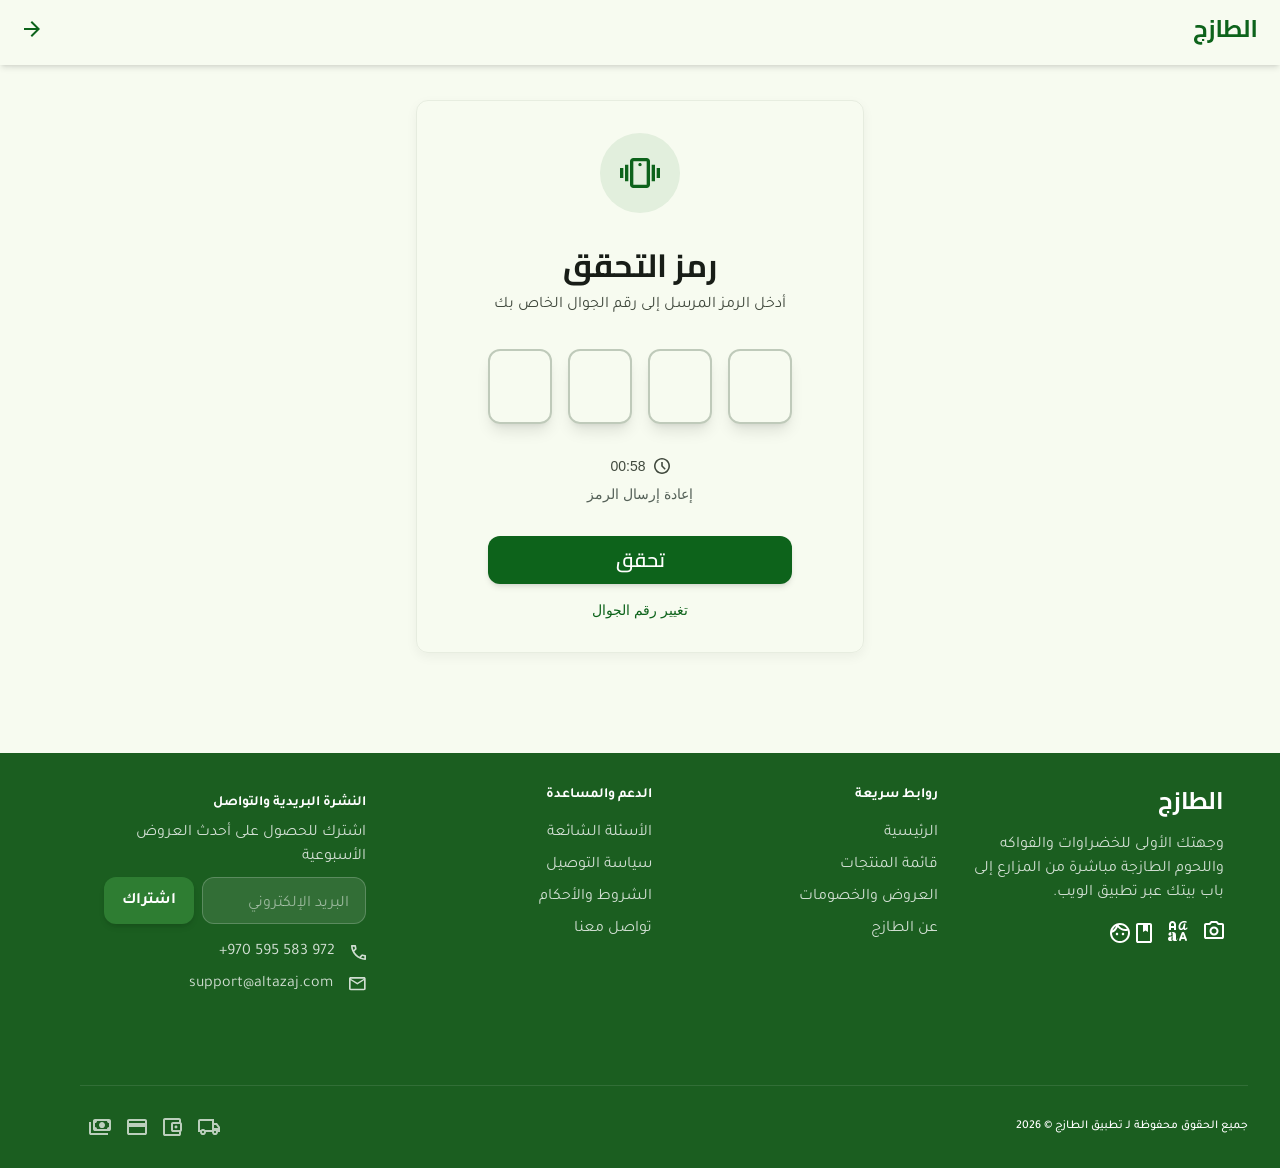
<file: OTP.html>
<!DOCTYPE html>
<html lang="ar" dir="rtl">

<head>
  <meta charset="UTF-8">
  <meta name="viewport" content="width=device-width, initial-scale=1.0">
  <title>Document</title>
  <link rel="preconnect" href="https://fonts.googleapis.com">
  <link rel="preconnect" href="https://fonts.gstatic.com" crossorigin>
  <link
    href="https://fonts.googleapis.com/css2?family=Cairo:wght@200..1000&family=Tajawal:wght@200;300;400;500;700;800;900&display=swap"
    rel="stylesheet">
  <link rel="stylesheet" href="./src/css/output.css">
</head>

<body class="bg">
  <header class="bg-header header-position">
    <div class="header-1">

      <div class="py-5">
        <a href="">
          <img src="./src/img/header/logo.svg" alt="Logo" />
        </a>
      </div>
      <div class="py-5">
        <button>
          <img src="./src/img/header/Container.svg" alt="back" />
        </button>
      </div>
    </div>
  </header>
  <section class="container mx-auto  my-25 px-4 grid place-items-center max-w-120">
    <main
      class="w-full grid place-items-center rounded-xl p-4 sm:p-8 gap-4 border border-[#BFCABA4D] shadow-[0px_4px_12px_0px_#0000000D]">
      <div class="flex flex-col gap-8">
        <div class="flex flex-col justify-between items-center gap-8">
          <div class="flex justify-center items-center h-20 w-20 rounded-[9999px] bg-[#2E7D321A]">
            <img src="./src/img/Reset-Password/otp.svg" alt="otp">
          </div>
          <div class="flex flex-col gap-2">
            <h1 class="font-cairo font-bold text-[32px] leading-10 text-[#181D17] text-center ">رمز التحقق</h1>
            <p class="font-tajawal font-normal text-base leading-6 text-[#40493D] text-center ">أدخل الرمز المرسل إلى
              رقم الجوال الخاص بك</p>
          </div>
        </div>
        <form class="flex flex-col gap-8">
          <div class="flex gap-4">
            <input maxlength="1"
              class="outline-none text-center min-w-13 max-w-16 w-full rounded-xl p-[23.5px_12px] border-2 border-[#BFCABA] shadow-lg"
              type="text">
            <input maxlength="1"
              class="outline-none text-center min-w-13 max-w-16 w-full rounded-xl p-[23.5px_12px] border-2 border-[#BFCABA] shadow-lg"
              type="text">
            <input maxlength="1"
              class="outline-none text-center min-w-13 max-w-16 w-full rounded-xl p-[23.5px_12px] border-2 border-[#BFCABA] shadow-lg"
              type="text">
            <input maxlength="1"
              class="outline-none text-center min-w-13 max-w-16 w-full rounded-xl p-[23.5px_12px] border-2 border-[#BFCABA] shadow-lg"
              type="text">
          </div>
          <div class="flex flex-col gap-2 justify-center items-center">
            <div class="flex gap-2 justify-center items-center">
              <img class="h-4 w-4" src="./src/img/Reset-Password/clock.svg" alt="clock">
              <p class="font-Tajawal font-medium text-[14px] leading-5 text-right align-middle text-[#40493D]">00:58</p>
            </div>
            <button
              class="cursor-pointer font-Tajawal font-medium text-[14px] leading-5 text-center align-middle text-[#556158]">إعادة
              إرسال الرمز</button>
          </div>
          <button type="submit"
            class="flex-1 pt-[9.5px] pb-[10.5px] bg-[#0D631B] rounded-xl 
              font-cairo font-semibold text-[20px] leading-7 text-center align-middle text-white shadow-[0px_2px_4px_-2px_#0000001A,0px_4px_6px_-1px_#0000001A] cursor-pointer">تحقق</button>
        </form>
      </div>
      <div class="flex flex-col justify-between items-center">
        <a class="font-Tajawal font-medium text-[14px] leading-5 text-right align-middle text-[#0D631B]"
          href="./Reset-Password.html">تغيير رقم الجوال</a>
      </div>
    </main>
  </section>
  <footer class="bg-footer">
    <div class="footer">

      <section class="section-1-footer">

        <div class="div-1-footer-section-1">
          <h2 class="footer-heading-2">
            الطازج
          </h2>
          <p class="footer-text">
            وجهتك الأولى للخضراوات والفواكه واللحوم الطازجة مباشرة من المزارع إلى باب بيتك عبر تطبيق الويب.
          </p>
          <nav class="footer-icons-1">
            <a href="" class="footer-icons-1">
              <img src="./src/img/footer/ImageFrameIcon.svg" alt="ImageFrameIcon">
            </a>
            <a href="" class="footer-icons-1">
              <img src="./src/img/footer/LinkIcon.svg" alt="LinkIcon">
            </a>
            <a href="" class="footer-icons-1">
              <img src="./src/img/footer/TextIcon.svg" alt="TextIcon">
            </a>
          </nav>

        </div>

        <div class="div-2-3-footer-section-1">
          <h3 class="footer-heading-3">روابط سريعة</h3>
          <nav class="footer-text nav-1-footer-section-1">
            <a href="./index.html">الرئيسية</a>
            <a href="./Products-List.html">قائمة المنتجات</a>
            <a href="./Offers-And-Discounts.html">العروض والخصومات</a>
            <a href="./About-Tazaj.html">عن الطازج</a>
          </nav>
        </div>


        <div class="div-2-3-footer-section-1">
          <h3 class="footer-heading-3">
            الدعم والمساعدة
          </h3>
          <nav class="footer-text nav-1-footer-section-1">
            <a href="./FAQ.html">الأسئلة الشائعة</a>
            <a href="#">سياسة التوصيل </a>
            <a href="#">الشروط والأحكام </a>
            <a href="#">تواصل معنا </a>
          </nav>
        </div>

        <div class="div-4-footer-section-1">
          <h3 class="footer-heading-3">
            النشرة البريدية والتواصل
          </h3>
          <p class="footer-text">
            اشترك للحصول على أحدث العروض الأسبوعية
          </p>
          <div class="div-4-div-footer-section-1">
            <input class="input-footer flex-1" type="email" placeholder="البريد الإلكتروني" />
            <button class="button-footer">
              اشتراك
            </button>
          </div>
          <nav class="nav-2-footer-section-1">
            <a href="tel:+970595583972" class="footer-icons-1 footer-text">
              <img src="./src/img/footer/phone-footer.svg" alt="اتصل بنا">
              <span class="min-w-35" dir="ltr">+970 595 583 972</span>
            </a>

            <a href="mailto:support@altazaj.com" class="footer-icons-1 footer-text">
              <img src="./src/img/footer/email-footer.svg" alt="راسلنا عبر البريد support@altazaj.com">
              <span>support@altazaj.com</span>
            </a>
          </nav>
        </div>

      </section>

      <section class="section-2-footer">
        <div class="footer-text-2">
          <p>جميع الحقوق محفوظة لـ تطبيق الطازج © 2026</p>
        </div>

        <div class="footer-icons-2">
          <a href=""><img src="./src/img/footer/Main-Container.svg" alt="Main-Container"></a>
          <a href=""><img src="./src/img/footer/Container-Settings.svg" alt="Container-Settings"></a>
          <a href=""><img src="./src/img/footer/Container-Structure.svg" alt="Container-Structure"></a>
          <a href=""><img src="./src/img/footer/Container-Overview.svg" alt="Container-Overview"></a>
        </div>
      </section>


    </div>
  </footer>

</body>

</html>
</file>
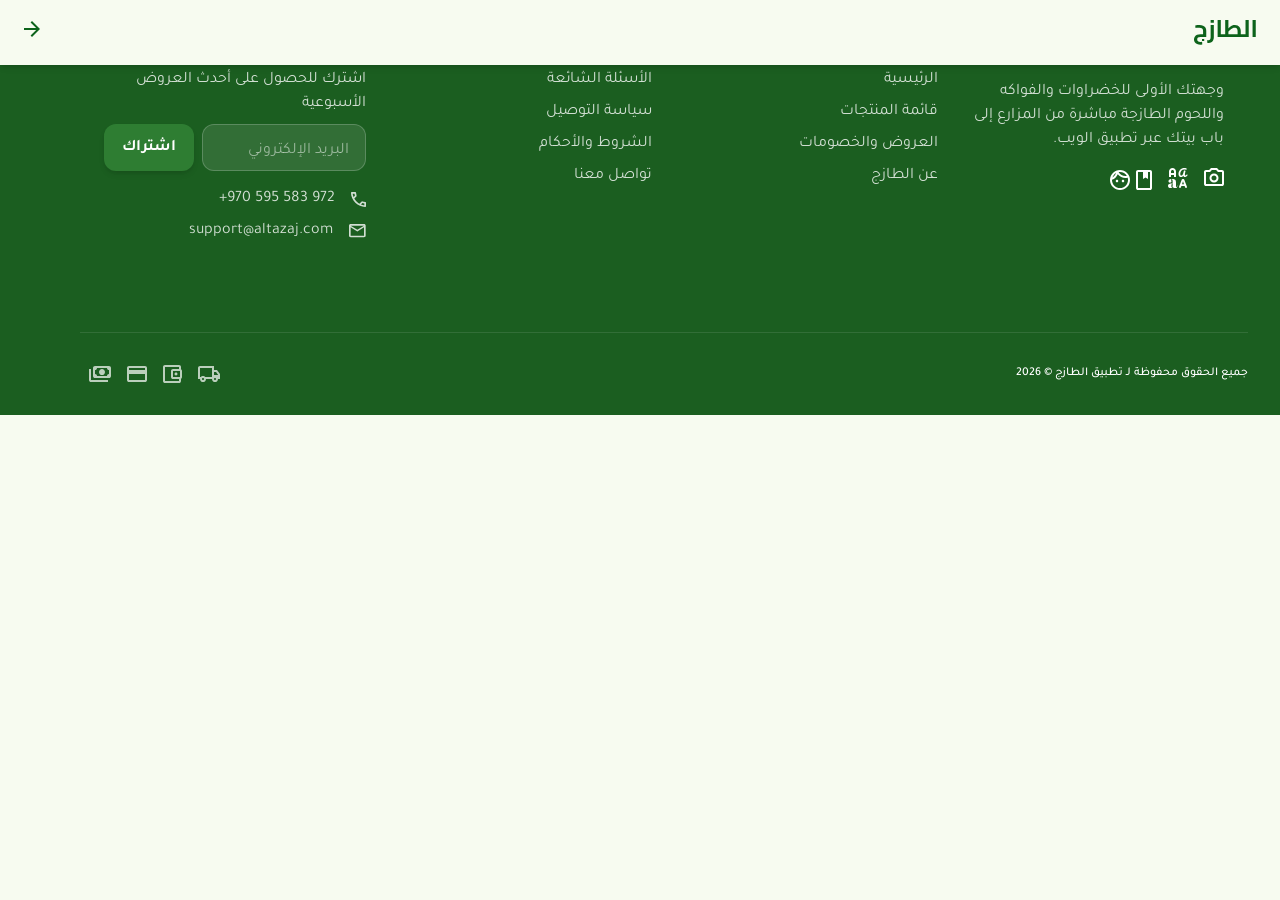
<file: Payment-Gateway.html>
<!DOCTYPE html>
<html lang="ar" dir="rtl">

<head>
  <meta charset="UTF-8">
  <meta name="viewport" content="width=device-width, initial-scale=1.0">
  <title>Document</title>
  <link rel="preconnect" href="https://fonts.googleapis.com">
  <link rel="preconnect" href="https://fonts.gstatic.com" crossorigin>
  <link
    href="https://fonts.googleapis.com/css2?family=Cairo:wght@200..1000&family=Tajawal:wght@200;300;400;500;700;800;900&display=swap"
    rel="stylesheet">
  <link rel="stylesheet" href="./src/css/output.css">
</head>

<body class="bg">
  <header class="bg-header header-position">
    <div class="header-1">

      <div class="py-5">
        <a href="">
          <img src="./src/img/header/logo.svg" alt="Logo" />
        </a>
      </div>
      <div class="py-5">
        <button>
          <img src="./src/img/header/Container.svg" alt="back" />
        </button>
      </div>
    </div>
  </header>
  <footer class="bg-footer">
    <div class="footer">

      <section class="section-1-footer">

        <div class="div-1-footer-section-1">
          <h2 class="footer-heading-2">
            الطازج
          </h2>
          <p class="footer-text">
            وجهتك الأولى للخضراوات والفواكه واللحوم الطازجة مباشرة من المزارع إلى باب بيتك عبر تطبيق الويب.
          </p>
          <nav class="footer-icons-1">
                      <a href="" class="footer-icons-1">
              <img src="./src/img/footer/ImageFrameIcon.svg" alt="ImageFrameIcon">
            </a>
                        <a href="" class="footer-icons-1">
              <img src="./src/img/footer/LinkIcon.svg" alt="LinkIcon">
            </a>
                        <a href="" class="footer-icons-1">
              <img src="./src/img/footer/TextIcon.svg" alt="TextIcon">
            </a>
          </nav>

        </div>

        <div class="div-2-3-footer-section-1">
          <h3 class="footer-heading-3">روابط سريعة</h3>
          <nav class="footer-text nav-1-footer-section-1">
            <a href="./index.html">الرئيسية</a>
            <a href="./Products-List.html">قائمة المنتجات</a>
            <a href="./Offers-And-Discounts.html">العروض والخصومات</a>
            <a href="./About-Tazaj.html">عن الطازج</a>
          </nav>
        </div>


        <div class="div-2-3-footer-section-1">
          <h3 class="footer-heading-3">
            الدعم والمساعدة
          </h3>
          <nav class="footer-text nav-1-footer-section-1">
            <a href="./FAQ.html">الأسئلة الشائعة</a>
            <a href="#">سياسة التوصيل </a>
            <a href="#">الشروط والأحكام </a>
            <a href="#">تواصل معنا </a>
          </nav>
        </div>

        <div class="div-4-footer-section-1">
          <h3 class="footer-heading-3">
            النشرة البريدية والتواصل
          </h3>
          <p class="footer-text">
            اشترك للحصول على أحدث العروض الأسبوعية
          </p>
          <div class="div-4-div-footer-section-1">
            <input class="input-footer flex-1" type="email" placeholder="البريد الإلكتروني" />
            <button class="button-footer">
              اشتراك
            </button>
          </div>
          <nav class="nav-2-footer-section-1">
            <a href="tel:+970595583972" class="footer-icons-1 footer-text">
              <img src="./src/img/footer/phone-footer.svg" alt="اتصل بنا">
              <span class="min-w-35" dir="ltr" >+970 595 583 972</span>
            </a>

            <a href="mailto:support@altazaj.com" class="footer-icons-1 footer-text">
              <img src="./src/img/footer/email-footer.svg" alt="راسلنا عبر البريد support@altazaj.com">
              <span>support@altazaj.com</span>
            </a>
          </nav>
        </div>

      </section>

      <section class="section-2-footer">
        <div class="footer-text-2">
          <p>جميع الحقوق محفوظة لـ تطبيق الطازج © 2026</p>
        </div>

        <div class="footer-icons-2">
          <a href=""><img src="./src/img/footer/Main-Container.svg" alt="Main-Container"></a>
          <a href=""><img src="./src/img/footer/Container-Settings.svg" alt="Container-Settings"></a>
          <a href=""><img src="./src/img/footer/Container-Structure.svg" alt="Container-Structure"></a>
          <a href=""><img src="./src/img/footer/Container-Overview.svg" alt="Container-Overview"></a>
        </div>
      </section>


    </div>
  </footer>

</body>

</html>
</file>
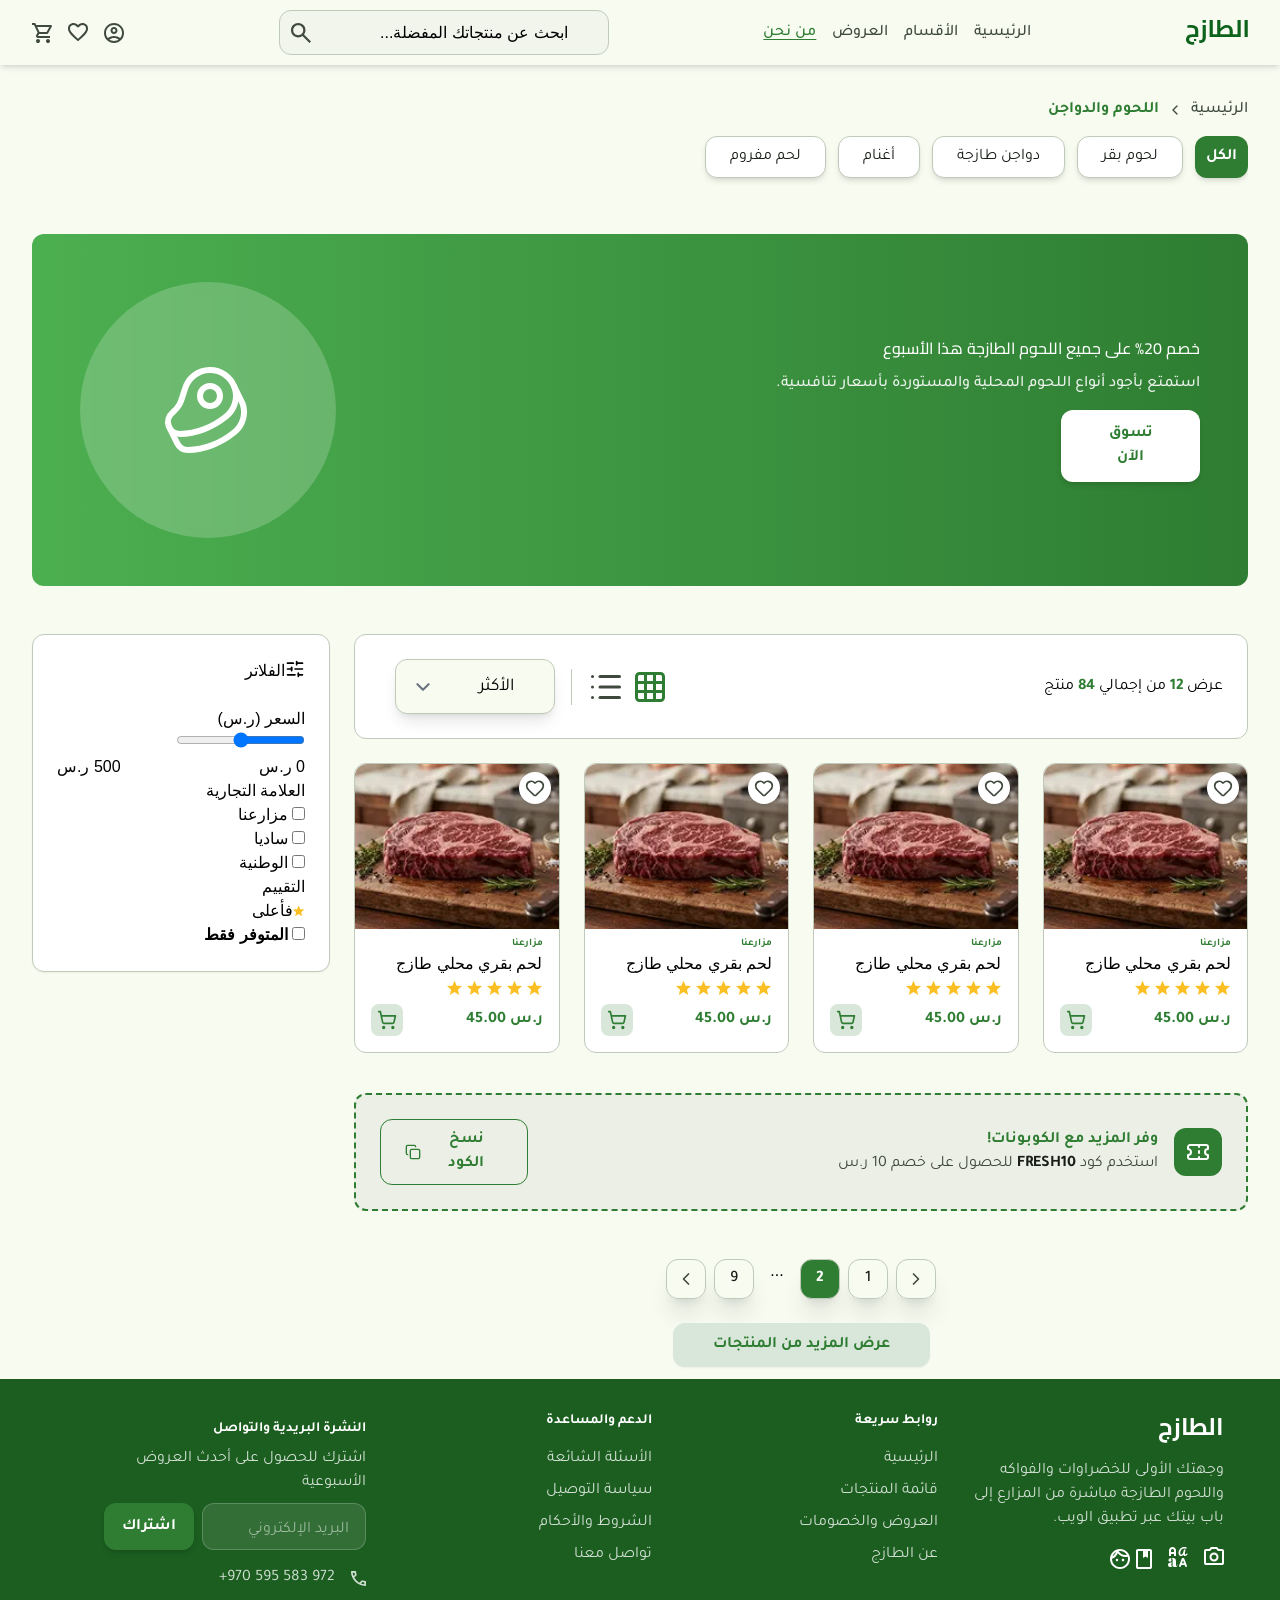
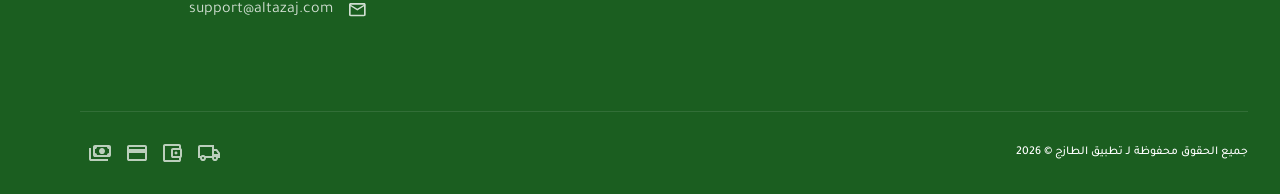
<file: Products-List.html>
<!DOCTYPE html>
<html lang="ar" dir="rtl">

<head>
  <meta charset="UTF-8">
  <meta name="viewport" content="width=device-width, initial-scale=1.0">
  <title>Document</title>
  <link rel="preconnect" href="https://fonts.googleapis.com">
  <link rel="preconnect" href="https://fonts.gstatic.com" crossorigin>
  <link
    href="https://fonts.googleapis.com/css2?family=Cairo:wght@200..1000&family=Tajawal:wght@200;300;400;500;700;800;900&display=swap"
    rel="stylesheet">
  <link rel="stylesheet" href="./src/css/output.css">
</head>

<body class="bg">
  <header class="bg-header header-position">
    <div class="header-2">
      <div class="header-2-phone_tablet">
        <nav class="">
          <a href="./Shopping-Cart.html"><img src="./src/img/header/Cart.svg" alt="Cart"></a>
        </nav>
        <button class="h-5 w-5">
          <img src="./src/img/header/menu.svg" alt="menu">
        </button>
        <label class="">
          <img src="./src/img/header/search.svg" alt="search" <input type="text">
        </label>
      </div>

      <div class="py-5 order-first">
        <a href="">
          <img src="./src/img/header/logo.svg" alt="Logo" />
        </a>
      </div>

      <div class="header-2-div">
        <nav class="header-2-nav">
          <a href="./index.html" class="header-2-text">الرئيسية</a>
          <a href="./Products-List.html" class="header-2-text">الأقسام</a>
          <a href="./Offers-And-Discounts.html" class="header-2-text">العروض</a>
          <a href="./About-Tazaj.html" class="header-2-text-active">من نحن</a>
        </nav>
      </div>


      <div class="header-2-div">
        <label class="header-2-input-label">
          <img src="./src/img/header/search.svg" alt="search" class="header-2-input-img" />
          <input class="header-2-input" type="search" placeholder="ابحث عن منتجاتك المفضلة..." />
        </label>
      </div>

      <div class="header-2-div">
        <nav class="header-2-nav">
          <a href="./User-Profile.html">
            <img src="./src/img/header/Profile.svg" alt="Profile" />
          </a>
          <a href="./Wishlist.html">
            <img src="./src/img/header/Wishlist.svg" alt="Wishlist" />
          </a>
          <a href="./Shopping-Cart.html">
            <img src="./src/img/header/Cart.svg" alt="Cart" />
          </a>
        </nav>
      </div>
    </div>
  </header>
  <section class="container mx-auto mt-25 px-8">
    <div class="flex flex-col gap-4">
      <div class="flex gap-2 items-center">
        <a href="index.html" class="Products-List-hero-text-1">الرئيسية</a>
        <img src="./src/img/Main/back.svg" alt="back" class="h-4 w-4">
        <a href="meat.html" class="Products-List-hero-text-active-1">اللحوم والدواجن</a>
      </div>
      <div class="flex gap-3 pb-2 overflow-x-auto flex-nowrap">
        <button class="Products-List-hero-text-active-2">الكل</button>
        <button class="Products-List-hero-text-2">لحوم بقر</button>
        <button class="Products-List-hero-text-2">دواجن طازجة</button>
        <button class="Products-List-hero-text-2">أغنام</button>
        <button class="Products-List-hero-text-2">لحم مفروم</button>
      </div>

    </div>
  </section>
  <section class="container mx-auto px-8 py-12">
    <div
      class="bg-linear-to-l from-[#2E7D32] to-[#4CAF50] flex flex-col lg:flex-row items-center justify-center lg:justify-between  text-center lg:text-right  p-6 sm:p-8 lg:p-12 rounded-xl">

      <div class="flex flex-col gap-4 items-center lg:items-start">
        <h2 class="font-cairo font-medium text-base leading-5 text-[#FFFFFF]">
          خصم 20% على جميع اللحوم الطازجة هذا الأسبوع
        </h2>
        <p class="font-tajawal font-medium text-base leading-5 text-[#FFFFFFE5]">
          استمتع بأجود أنواع اللحوم المحلية والمستوردة بأسعار تنافسية.
        </p>
        <button
          class="w-[138.95px] rounded-xl pt-3 px-8 py-3 bg-white text-[#2E7D32] font-tajawal font-bold text-base leading-6 shadow-md cursor-pointer">
          تسوق الآن
        </button>
      </div>

      <div class="backdrop-blur-xs bg-[#FFFFFF33] rounded-[9999px]  flex items-center justify-center w-[256px] h-64">
        <img class="h-24 w-24" src="./src/img/Main/meat.svg" alt="meat">
      </div>
    </div>
  </section>
  <section class="container mx-auto px-8">
    <div class="flex flex-col lg:grid lg:grid-cols-[3fr_1fr] gap-6">
      <div class="flex flex-col gap-6 order-2 lg:order-1">

        <div
          class="bg-[#FFFFFF] flex flex-col sm:flex-row sm:justify-between lg:items-center gap-6 p-6 border border-[#BFCABA] rounded-xl">
          <div class="flex items-center">
            <p class="font-tajawal text-base leading-6 text-right text-[#000000]">
              عرض
              <span class="font-bold text-[#2E7D32]">12</span>
              من إجمالي
              <span class="font-bold text-[#2E7D32]">84</span>
              منتج
            </p>
          </div>
          <div class="flex gap-4 pl-4 items-center">
            <div class="flex gap-2 pl-4 border-l border-[#BFCABA]">
              <button class="cursor-pointer">
                <img class="w-7 h-7 sm:w-8 sm:h-8 lg:w-9 lg:h-9" src="./src/img/Main/col.svg" alt="col">
              </button>
              <button class="cursor-pointer">
                <img class="w-7 h-7 sm:w-8 sm:h-8 lg:w-9 lg:h-9" src="./src/img/Main/row.svg" alt="row">
              </button>
            </div>
            <div class="relative min-w-32.5 max-w-40 w-full">
              <select name="product-filter"
                class="cursor-pointer w-full rounded-xl pt-3.75 pr-5 lg:pr-10 pb-3.5 lg:pl-[79.22px] pl-4 border border-[#BFCABA] bg-[#F7FBF0] shadow-lg appearance-none font-tajawal font-normal text-sm sm:text-base lg:text-lg leading-6 text-[#000000] min-w-[71.77999877929688px] ml-4">
                <option value="">الأكثر مبيعاً</option>
              </select>
              <img src="./src/img/Main/drop.svg" alt="drop"
                class="absolute left-3.5 top-1/2 -translate-y-1/2 w-6 h-6 sm:w-7 sm:h-7 pointer-events-none ">
            </div>

          </div>
        </div>
        <div class="grid grid-cols-2 lg:grid-cols-4 gap-6 pb-4">
          <div class="flex flex-col bg-white border border-[#BFCABA] rounded-xl">
            <div class="relative">
              <img src="./src/img/product/Cow.webp" alt="Cow" class="w-full h-41.25 object-cover rounded-t-xl">
              <button
                class="absolute top-2 right-2 w-8 h-8 flex items-center justify-center rounded-full bg-white shadow-md">
                <img src="./src/img/Main/love.svg" alt="love" class="w-5 h-5">
              </button>
            </div>
            <p class="font-[Tajawal] font-bold text-[10px] text-right text-[#2E7D32] px-4 pt-2">مزارعنا</p>
            <h4 class="font-Cairo font-normal text-base text-right text-black px-4">لحم بقري محلي طازج</h4>
            <div class="flex gap-1 px-4 pt-1">
              <img src="./src/img/Main/star.svg" alt="star" class="w-4 h-4">
              <img src="./src/img/Main/star.svg" alt="star" class="w-4 h-4">
              <img src="./src/img/Main/star.svg" alt="star" class="w-4 h-4">
              <img src="./src/img/Main/star.svg" alt="star" class="w-4 h-4">
              <img src="./src/img/Main/star.svg" alt="star" class="w-4 h-4">
            </div>
            <div class="flex justify-between items-center px-4 pt-2 pb-4">
              <p class="text-[#2E7D32] font-tajawal font-bold text-base">ر.س 45.00</p>
              <button class="w-8 h-8 flex items-center justify-center rounded-lg bg-[#D9E6DA]">
                <img src="./src/img/Main/buy.svg" alt="buy" class="w-5 h-5">
              </button>
            </div>
          </div>

          <div class="flex flex-col bg-white border border-[#BFCABA] rounded-xl">
            <div class="relative">
              <img src="./src/img/product/Cow.webp" alt="Cow" class="w-full h-41.25 object-cover rounded-t-xl">
              <button
                class="absolute top-2 right-2 w-8 h-8 flex items-center justify-center rounded-full bg-white shadow-md">
                <img src="./src/img/Main/love.svg" alt="love" class="w-5 h-5">
              </button>
            </div>
            <p class="font-[Tajawal] font-bold text-[10px] text-right text-[#2E7D32] px-4 pt-2">مزارعنا</p>
            <h4 class="font-Cairo font-normal text-base text-right text-black px-4">لحم بقري محلي طازج</h4>
            <div class="flex gap-1 px-4 pt-1">
              <img src="./src/img/Main/star.svg" alt="star" class="w-4 h-4">
              <img src="./src/img/Main/star.svg" alt="star" class="w-4 h-4">
              <img src="./src/img/Main/star.svg" alt="star" class="w-4 h-4">
              <img src="./src/img/Main/star.svg" alt="star" class="w-4 h-4">
              <img src="./src/img/Main/star.svg" alt="star" class="w-4 h-4">
            </div>
            <div class="flex justify-between items-center px-4 pt-2 pb-4">
              <p class="text-[#2E7D32] font-tajawal font-bold text-base">ر.س 45.00</p>
              <button class="w-8 h-8 flex items-center justify-center rounded-lg bg-[#D9E6DA]">
                <img src="./src/img/Main/buy.svg" alt="buy" class="w-5 h-5">
              </button>
            </div>
          </div>

          <div class="flex flex-col bg-white border border-[#BFCABA] rounded-xl">
            <div class="relative">
              <img src="./src/img/product/Cow.webp" alt="Cow" class="w-full h-41.25 object-cover rounded-t-xl">
              <button
                class="absolute top-2 right-2 w-8 h-8 flex items-center justify-center rounded-full bg-white shadow-md">
                <img src="./src/img/Main/love.svg" alt="love" class="w-5 h-5">
              </button>
            </div>
            <p class="font-[Tajawal] font-bold text-[10px] text-right text-[#2E7D32] px-4 pt-2">مزارعنا</p>
            <h4 class="font-Cairo font-normal text-base text-right text-black px-4">لحم بقري محلي طازج</h4>
            <div class="flex gap-1 px-4 pt-1">
              <img src="./src/img/Main/star.svg" alt="star" class="w-4 h-4">
              <img src="./src/img/Main/star.svg" alt="star" class="w-4 h-4">
              <img src="./src/img/Main/star.svg" alt="star" class="w-4 h-4">
              <img src="./src/img/Main/star.svg" alt="star" class="w-4 h-4">
              <img src="./src/img/Main/star.svg" alt="star" class="w-4 h-4">
            </div>
            <div class="flex justify-between items-center px-4 pt-2 pb-4">
              <p class="text-[#2E7D32] font-tajawal font-bold text-base">ر.س 45.00</p>
              <button class="w-8 h-8 flex items-center justify-center rounded-lg bg-[#D9E6DA]">
                <img src="./src/img/Main/buy.svg" alt="buy" class="w-5 h-5">
              </button>
            </div>
          </div>

          <div class="flex flex-col bg-white border border-[#BFCABA] rounded-xl">
            <div class="relative">
              <img src="./src/img/product/Cow.webp" alt="Cow" class="w-full h-41.25 object-cover rounded-t-xl">
              <button
                class="absolute top-2 right-2 w-8 h-8 flex items-center justify-center rounded-full bg-white shadow-md">
                <img src="./src/img/Main/love.svg" alt="love" class="w-5 h-5">
              </button>
            </div>
            <p class="font-[Tajawal] font-bold text-[10px] text-right text-[#2E7D32] px-4 pt-2">مزارعنا</p>
            <h4 class="font-Cairo font-normal text-base text-right text-black px-4">لحم بقري محلي طازج</h4>
            <div class="flex gap-1 px-4 pt-1">
              <img src="./src/img/Main/star.svg" alt="star" class="w-4 h-4">
              <img src="./src/img/Main/star.svg" alt="star" class="w-4 h-4">
              <img src="./src/img/Main/star.svg" alt="star" class="w-4 h-4">
              <img src="./src/img/Main/star.svg" alt="star" class="w-4 h-4">
              <img src="./src/img/Main/star.svg" alt="star" class="w-4 h-4">
            </div>
            <div class="flex justify-between items-center px-4 pt-2 pb-4">
              <p class="text-[#2E7D32] font-tajawal font-bold text-base">ر.س 45.00</p>
              <button class="w-8 h-8 flex items-center justify-center rounded-lg bg-[#D9E6DA]">
                <img src="./src/img/Main/buy.svg" alt="buy" class="w-5 h-5">
              </button>
            </div>
          </div>
        </div>


        <div
          class="bg-[#EBEFE5] flex flex-col gap-2 md:gap-0 md:flex-row md:justify-between items-center border-2 border-[#2E7D32] border-dashed rounded-xl p-6">
          <div class="flex  gap-4 items-center">
            <div class="bg-[#2E7D32] rounded-xl w-12 h-12 flex items-center justify-center">
              <img class="w-6 h-6" src="./src/img/Main/Coupon.svg" alt="Coupon">
            </div>
            <div>
              <h5 class="text-[#2E7D32] font-tajawal font-bold text-base leading-6">وفر المزيد مع الكوبونات!</h5>
              <p class="text-[#40493D] font-tajawal font-normal text-base leading-6">
                استخدم كود
                <span class="text-[#181D17] font-tajawal font-bold text-base leading-6">FRESH10</span>
                للحصول على خصم 10 ر.س
              </p>
            </div>
          </div>

          <div>
            <button
              class="flex items-center justify-center gap-2 w-[148.03px] rounded-xl py-2 px-6 border border-[#2E7D32] text-[#2E7D32] font-tajawal font-bold text-[16px] leading-6 cursor-pointer">
              <span>نسخ الكود</span>
              <img src="./src/img/Main/copy.svg" alt="copy" />
            </button>
          </div>
        </div>

        <div class="flex flex-col gap-6 pt-6 justify-center">
          <div class="flex justify-center gap-2">
            <button
              class="text flex justify-center items-center border border-[#BFCABA] rounded-xl w-10 h-10 shadow-xl"><img
                src="./src/img/Main/back1.svg" alt="back"></button>
            <button
              class="text flex justify-center items-center border border-[#BFCABA] rounded-xl w-10 h-10 shadow-xl">1</button>
            <button
              class="text-active flex justify-center items-center border border-[#BFCABA] rounded-xl w-10 h-10 shadow-xl">2</button>
            <p class="px-2"> ... </p>
            <button
              class="text flex justify-center items-center border border-[#BFCABA] rounded-xl w-10 h-10 shadow-xl">9</button>
            <button
              class="text flex justify-center items-center border border-[#BFCABA] rounded-xl w-10 h-10 shadow-xl"><img
                src="./src/img/Main/go.svg" alt="go"></button>
          </div>
          <div class="flex flex-col justify-between items-center">
            <button
              class="bg-[#D9E6DA] text-[#2E7D32] font-tajawal font-bold text-base leading-5 text-right cursor-pointer rounded-xl pt-3 pr-10 pb-3 pl-10 shadow-[0px_1px_2px_0px_#0000000D]">
              عرض المزيد من المنتجات
            </button>

          </div>
        </div>
      </div>

      <div class="rounded-xl order-1 lg:order-2 ">
        <div
          class="bg-[#FFFFFF] flex flex-col gap-6 p-6 border border-[#BFCABA] rounded-xl  shadow-[0px_1px_2px_0px_#0000000D]">
          <div class="flex">
            <img src="./src/img/Main/filter.svg" alt="filter" class="h-5 w-5">
            <h3>الفلاتر</h3>
          </div>
          <form class="flex flex-col">
            <div>
              <h4>السعر (ر.س)</h4>
              <input type="range">
              <div class="flex justify-between">
                <p>0 ر.س</p>
                <p>500 ر.س</p>
              </div>
            </div>
            <div class="flex flex-col">
              <h4>العلامة التجارية</h4>

              <label class="">
                <input type="checkbox" name="brand" value="مزارعنا" class="cursor-pointer">
                <span>مزارعنا</span>
              </label>

              <label class="">
                <input type="checkbox" name="brand" value="ساديا" class="cursor-pointer">
                <span>ساديا</span>
              </label>

              <label class="">
                <input type="checkbox" name="brand" value="الوطنية" class="cursor-pointer">
                <span>الوطنية</span>
              </label>
            </div>
            <div class="flex flex-col">
              <h4>التقييم</h4>
              <div class="flex ">
                <img src="./src/img/Main/star.svg" alt="star">
                <p>فأعلى</p>
              </div>
            </div>

            <div class="flex items-center gap-3">
              <label class="switch">
                <input type="checkbox">
                <span class="font-bold">المتوفر فقط</span>
              </label>
            </div>
          </form>
        </div>
      </div>
    </div>
  </section>



  <footer class="bg-footer mt-3">
    <div class="footer">

      <section class="section-1-footer">

        <div class="div-1-footer-section-1">
          <h2 class="footer-heading-2">
            الطازج
          </h2>
          <p class="footer-text">
            وجهتك الأولى للخضراوات والفواكه واللحوم الطازجة مباشرة من المزارع إلى باب بيتك عبر تطبيق الويب.
          </p>
          <nav class="footer-icons-1">
            <a href="" class="footer-icons-1">
              <img src="./src/img/footer/ImageFrameIcon.svg" alt="ImageFrameIcon">
            </a>
            <a href="" class="footer-icons-1">
              <img src="./src/img/footer/LinkIcon.svg" alt="LinkIcon">
            </a>
            <a href="" class="footer-icons-1">
              <img src="./src/img/footer/TextIcon.svg" alt="TextIcon">
            </a>
          </nav>

        </div>

        <div class="div-2-3-footer-section-1">
          <h3 class="footer-heading-3">روابط سريعة</h3>
          <nav class="footer-text nav-1-footer-section-1">
            <a href="./index.html">الرئيسية</a>
            <a href="./Products-List.html">قائمة المنتجات</a>
            <a href="./Offers-And-Discounts.html">العروض والخصومات</a>
            <a href="./About-Tazaj.html">عن الطازج</a>
          </nav>
        </div>


        <div class="div-2-3-footer-section-1">
          <h3 class="footer-heading-3">
            الدعم والمساعدة
          </h3>
          <nav class="footer-text nav-1-footer-section-1">
            <a href="./FAQ.html">الأسئلة الشائعة</a>
            <a href="#">سياسة التوصيل </a>
            <a href="#">الشروط والأحكام </a>
            <a href="#">تواصل معنا </a>
          </nav>
        </div>

        <div class="div-4-footer-section-1">
          <h3 class="footer-heading-3">
            النشرة البريدية والتواصل
          </h3>
          <p class="footer-text">
            اشترك للحصول على أحدث العروض الأسبوعية
          </p>
          <div class="div-4-div-footer-section-1">
            <input class="input-footer flex-1" type="email" placeholder="البريد الإلكتروني" />
            <button class="button-footer">
              اشتراك
            </button>
          </div>
          <nav class="nav-2-footer-section-1">
            <a href="tel:+970595583972" class="footer-icons-1 footer-text">
              <img src="./src/img/footer/phone-footer.svg" alt="اتصل بنا">
              <span class="min-w-35" dir="ltr">+970 595 583 972</span>
            </a>

            <a href="mailto:support@altazaj.com" class="footer-icons-1 footer-text">
              <img src="./src/img/footer/email-footer.svg" alt="راسلنا عبر البريد support@altazaj.com">
              <span>support@altazaj.com</span>
            </a>
          </nav>
        </div>

      </section>

      <section class="section-2-footer">
        <div class="footer-text-2">
          <p>جميع الحقوق محفوظة لـ تطبيق الطازج © 2026</p>
        </div>

        <div class="footer-icons-2">
          <a href=""><img src="./src/img/footer/Main-Container.svg" alt="Main-Container"></a>
          <a href=""><img src="./src/img/footer/Container-Settings.svg" alt="Container-Settings"></a>
          <a href=""><img src="./src/img/footer/Container-Structure.svg" alt="Container-Structure"></a>
          <a href=""><img src="./src/img/footer/Container-Overview.svg" alt="Container-Overview"></a>
        </div>
      </section>


    </div>
  </footer>

</body>

</html>
</file>
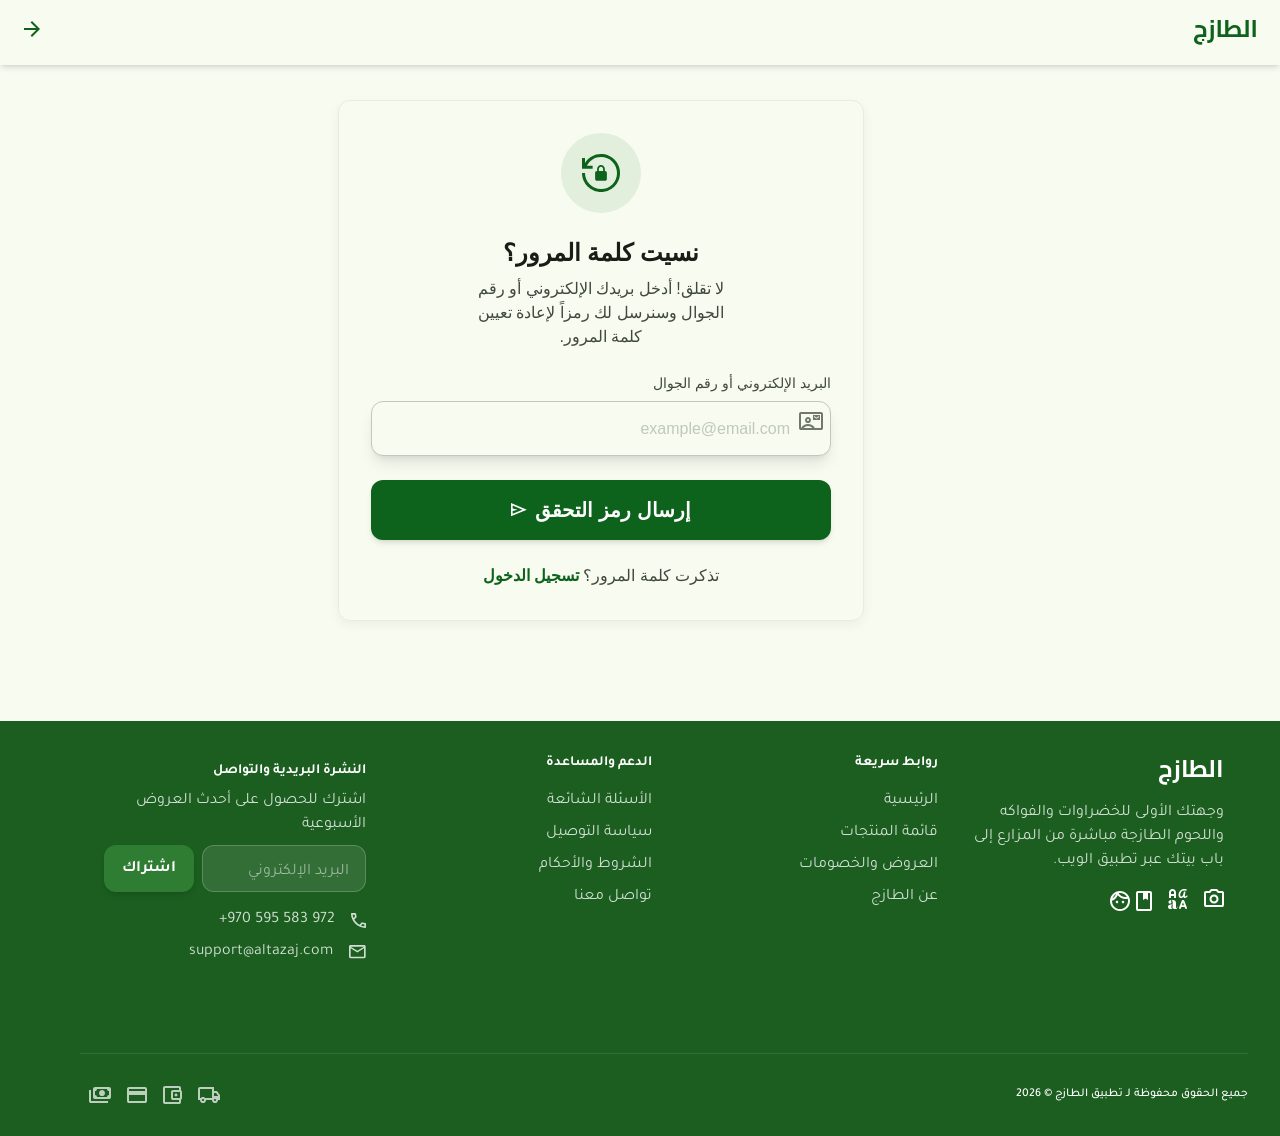
<file: Reset-Password.html>
<!DOCTYPE html>
<html lang="ar" dir="rtl">

<head>
  <meta charset="UTF-8">
  <meta name="viewport" content="width=device-width, initial-scale=1.0">
  <title>Document</title>
  <link rel="preconnect" href="https://fonts.googleapis.com">
  <link rel="preconnect" href="https://fonts.gstatic.com" crossorigin>
  <link
    href="https://fonts.googleapis.com/css2?family=Cairo:wght@200..1000&family=Tajawal:wght@200;300;400;500;700;800;900&display=swap"
    rel="stylesheet">
  <link rel="stylesheet" href="./src/css/output.css">
</head>

<body class="bg">
  <header class="bg-header header-position">
    <div class="header-1">

      <div class="py-5">
        <a href="">
          <img src="./src/img/header/logo.svg" alt="Logo" />
        </a>
      </div>
      <div class="py-5">
        <button>
          <img src="./src/img/header/Container.svg" alt="back" />
        </button>
      </div>
    </div>
  </header>
  <section class="container mx-auto  my-25 px-4 grid place-items-center max-w-120">
    <main
      class="w-full grid place-items-center rounded-xl p-4 sm:p-8 gap-8 border border-[#BFCABA4D] shadow-[0px_4px_12px_0px_#0000000D]">
      <div class="flex flex-col gap-6">
        <div class="flex flex-col gap-2 justify-center items-center w-62 sm:w-90 md:w-100 lg:w-110 xl:w-115">
          <div class="flex justify-center items-center h-20 w-20 rounded-full bg-[#2E7D321A]">
            <img class="h-9.5 w-9.5" src="./src/img/Reset-Password/Change-password.svg" alt="Change-password">
          </div>
          <h1 class="pt-4 font-Cairo font-semibold text-[24px] leading-8 text-center align-middle text-[#181D17]">نسيت
            كلمة المرور؟</h1>
          <p class="max-w-70 font-Tajawal font-normal text-[16px] leading-6 text-center align-middle text-[#40493D]">لا
            تقلق! أدخل بريدك الإلكتروني أو رقم
            الجوال وسنرسل لك رمزاً لإعادة تعيين كلمة
            المرور.
          </p>
        </div>
        <form class="flex flex-col gap-2 w-full ">
          <label for="email"
            class="cursor-pointer font-Tajawal font-medium text-[14px] leading-5 text-right align-middle text-[#40493D]">البريد
            الإلكتروني أو رقم الجوال</label>
          <label class="cursor-pointer relative" for="email">
            <img class="cursor-pointer absolute right-2 top-1/2 -translate-y-1/2"
              src="./src/img/Reset-Password/email.svg" alt="email">
            <input
              class="outline-none cursor-pointer w-full rounded-xl pt-3.75 pr-10 pl-4 pb-3.5 border border-[#BFCABA] bg-[#F7FBF0] shadow-lg placeholder:pt-px placeholder:pb-0.5 placeholder:font-Tajawal placeholder:font-normal placeholder:text-[16px] placeholder:leading-[100%] placeholder:text-right placeholder:align-middle placeholder:text-[#BFCABA]"
              type="email" id="email" placeholder="example@email.com">
          </label>
        </form>
        <button
          class="flex gap-2 justify-center items-center py-4 shadow-[0px_2px_4px_-2px_#0000001A,0px_4px_6px_-1px_#0000001A] rounded-xl bg-[#0D631B]">
          <p class="font-Cairo font-semibold text-[20px] leading-7 text-center align-middle text-white">إرسال رمز التحقق
          </p>
          <img src="./src/img/Reset-Password/go.svg" alt="go">
        </button>
        <div class="flex justify-center items-center gap-1">
          <p class="font-Tajawal font-normal text-[16px] leading-6 align-middle text-[#40493D]">تذكرت كلمة المرور؟ </p>
          <a class="cursor-pointer font-Tajawal font-bold text-[16px] leading-6 align-middle text-[#0D631B]"
            href="./login.html">تسجيل الدخول</a>
        </div>
      </div>
    </main>
  </section>
  <footer class="bg-footer">
    <div class="footer">

      <section class="section-1-footer">

        <div class="div-1-footer-section-1">
          <h2 class="footer-heading-2">
            الطازج
          </h2>
          <p class="footer-text">
            وجهتك الأولى للخضراوات والفواكه واللحوم الطازجة مباشرة من المزارع إلى باب بيتك عبر تطبيق الويب.
          </p>
          <nav class="footer-icons-1">
            <a href="" class="footer-icons-1">
              <img src="./src/img/footer/ImageFrameIcon.svg" alt="ImageFrameIcon">
            </a>
            <a href="" class="footer-icons-1">
              <img src="./src/img/footer/LinkIcon.svg" alt="LinkIcon">
            </a>
            <a href="" class="footer-icons-1">
              <img src="./src/img/footer/TextIcon.svg" alt="TextIcon">
            </a>
          </nav>

        </div>

        <div class="div-2-3-footer-section-1">
          <h3 class="footer-heading-3">روابط سريعة</h3>
          <nav class="footer-text nav-1-footer-section-1">
            <a href="./index.html">الرئيسية</a>
            <a href="./Products-List.html">قائمة المنتجات</a>
            <a href="./Offers-And-Discounts.html">العروض والخصومات</a>
            <a href="./About-Tazaj.html">عن الطازج</a>
          </nav>
        </div>


        <div class="div-2-3-footer-section-1">
          <h3 class="footer-heading-3">
            الدعم والمساعدة
          </h3>
          <nav class="footer-text nav-1-footer-section-1">
            <a href="./FAQ.html">الأسئلة الشائعة</a>
            <a href="#">سياسة التوصيل </a>
            <a href="#">الشروط والأحكام </a>
            <a href="#">تواصل معنا </a>
          </nav>
        </div>

        <div class="div-4-footer-section-1">
          <h3 class="footer-heading-3">
            النشرة البريدية والتواصل
          </h3>
          <p class="footer-text">
            اشترك للحصول على أحدث العروض الأسبوعية
          </p>
          <div class="div-4-div-footer-section-1">
            <input class="input-footer flex-1" type="email" placeholder="البريد الإلكتروني" />
            <button class="button-footer">
              اشتراك
            </button>
          </div>
          <nav class="nav-2-footer-section-1">
            <a href="tel:+970595583972" class="footer-icons-1 footer-text">
              <img src="./src/img/footer/phone-footer.svg" alt="اتصل بنا">
              <span class="min-w-35" dir="ltr">+970 595 583 972</span>
            </a>

            <a href="mailto:support@altazaj.com" class="footer-icons-1 footer-text">
              <img src="./src/img/footer/email-footer.svg" alt="راسلنا عبر البريد support@altazaj.com">
              <span>support@altazaj.com</span>
            </a>
          </nav>
        </div>

      </section>

      <section class="section-2-footer">
        <div class="footer-text-2">
          <p>جميع الحقوق محفوظة لـ تطبيق الطازج © 2026</p>
        </div>

        <div class="footer-icons-2">
          <a href=""><img src="./src/img/footer/Main-Container.svg" alt="Main-Container"></a>
          <a href=""><img src="./src/img/footer/Container-Settings.svg" alt="Container-Settings"></a>
          <a href=""><img src="./src/img/footer/Container-Structure.svg" alt="Container-Structure"></a>
          <a href=""><img src="./src/img/footer/Container-Overview.svg" alt="Container-Overview"></a>
        </div>
      </section>


    </div>
  </footer>

</body>

</html>
</file>
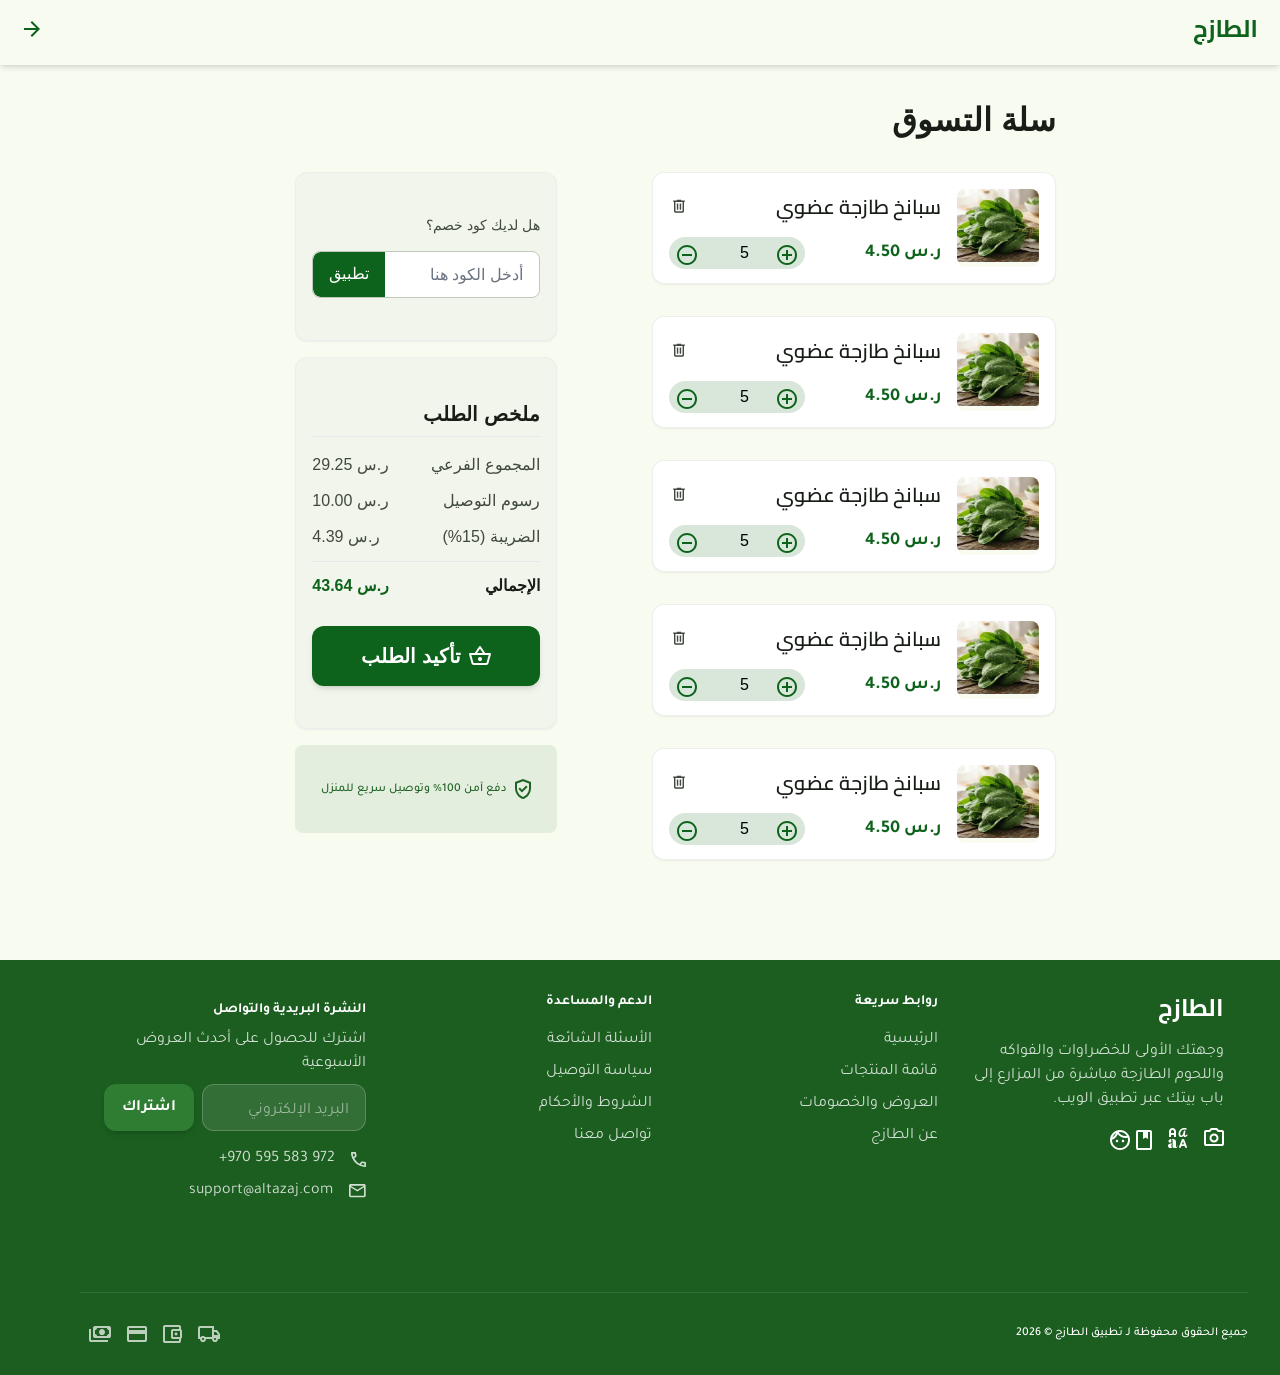
<file: Shopping-Cart.html>
<!DOCTYPE html>
<html lang="ar" dir="rtl">

<head>
  <meta charset="UTF-8">
  <meta name="viewport" content="width=device-width, initial-scale=1.0">
  <title>Document</title>
  <link rel="preconnect" href="https://fonts.googleapis.com">
  <link rel="preconnect" href="https://fonts.gstatic.com" crossorigin>
  <link
    href="https://fonts.googleapis.com/css2?family=Cairo:wght@200..1000&family=Tajawal:wght@200;300;400;500;700;800;900&display=swap"
    rel="stylesheet">
  <link rel="stylesheet" href="./src/css/output.css">
</head>

<body class="bg">
  <header class="bg-header header-position">
    <div class="header-1">

      <div class="py-5">
        <a href="">
          <img src="./src/img/header/logo.svg" alt="Logo" />
        </a>
      </div>
      <div class="py-5">
        <button>
          <img src="./src/img/header/Container.svg" alt="back" />
        </button>
      </div>
    </div>
  </header>
  <section
    class="container mx-auto mt-25 mb-22 sm:mb-25 px-3 sm:px-8 flex flex-col gap-8 max-w-100 sm:max-w-125 md:max-w-4xl">
    <h1 class="font-Cairo font-bold text-[32px] leading-10 text-right align-middle text-[#181D17]">سلة التسوق</h1>
    <section class="flex flex-col md:grid md:grid-rows-1 md:grid-cols-12 gap-6 w-full ">
      <div
        class=" w-full flex flex-col md:grid gap-8 md:row-start-1 md:row-span-1 md:col-start-1 md:col-span-6 lg:col-start-1 lg:col-span-6">
        <div
          class="md:max-h-28 flex gap-2 sm:gap-4 rounded-xl border border-[#EEEEEE] p-2 sm:p-4 bg-white shadow-[0px_1px_2px_0px_#0000000D] md:max-w-max">
          <img class="max-h-22 max-w-22 rounded-lg bg-[#F7FBF0]" src="./src/img/product/spinach.webp" alt="spinach">
          <div class="flex flex-col gap-4 py-1">
            <div class="flex items-center justify-between">
              <h3 class="font-cairo font-semibold text-xl leading-7 text-right text-[#181D17] min-w-42.5">سبانخ طازجة
                عضوي
              </h3>
              <button class="cursor-pointer">
                <img class="h-5 w-5" src="./src/img/Main/delete.svg" alt="delete">
              </button>
            </div>
            <div class="flex items-center justify-between">
              <p class="font-tajawal font-bold text-lg leading-7 text-right text-[#0D631B] flex-1">ر.س 4.50</p>
              <label class="relative flex-1">
                <input type="number" value="5"
                  class="w-full appearance-none py-1 px-2 bg-[#D9E6DA] rounded-[9999px] text-center">
                <img class="absolute right-2 top-2 cursor-pointer" src="./src/img/Main/plus.svg" alt="plus">
                <img class="absolute left-2 top-2 cursor-pointer" src="./src/img/Main/minus.svg" alt="minus">
              </label>

            </div>
          </div>
        </div>
        <div
          class="md:max-h-28 flex gap-2 sm:gap-4 rounded-xl border border-[#EEEEEE] p-2 sm:p-4 bg-white shadow-[0px_1px_2px_0px_#0000000D] md:max-w-max">
          <img class="max-h-22 max-w-22 rounded-lg bg-[#F7FBF0]" src="./src/img/product/spinach.webp" alt="spinach">
          <div class="flex flex-col gap-4 py-1">
            <div class="flex items-center justify-between">
              <h3 class="font-cairo font-semibold text-xl leading-7 text-right text-[#181D17] min-w-42.5">سبانخ طازجة
                عضوي
              </h3>
              <button class="cursor-pointer">
                <img class="h-5 w-5" src="./src/img/Main/delete.svg" alt="delete">
              </button>
            </div>
            <div class="flex items-center justify-between">
              <p class="font-tajawal font-bold text-lg leading-7 text-right text-[#0D631B] flex-1">ر.س 4.50</p>
              <label class="relative flex-1">
                <input type="number" value="5"
                  class="w-full appearance-none py-1 px-2 bg-[#D9E6DA] rounded-[9999px] text-center">
                <img class="absolute right-2 top-2 cursor-pointer" src="./src/img/Main/plus.svg" alt="plus">
                <img class="absolute left-2 top-2 cursor-pointer" src="./src/img/Main/minus.svg" alt="minus">
              </label>

            </div>
          </div>
        </div>
        <div
          class="md:max-h-28 flex gap-2 sm:gap-4 rounded-xl border border-[#EEEEEE] p-2 sm:p-4 bg-white shadow-[0px_1px_2px_0px_#0000000D] md:max-w-max">
          <img class="max-h-22 max-w-22 rounded-lg bg-[#F7FBF0]" src="./src/img/product/spinach.webp" alt="spinach">
          <div class="flex flex-col gap-4 py-1">
            <div class="flex items-center justify-between">
              <h3 class="font-cairo font-semibold text-xl leading-7 text-right text-[#181D17] min-w-42.5">سبانخ طازجة
                عضوي
              </h3>
              <button class="cursor-pointer">
                <img class="h-5 w-5" src="./src/img/Main/delete.svg" alt="delete">
              </button>
            </div>
            <div class="flex items-center justify-between">
              <p class="font-tajawal font-bold text-lg leading-7 text-right text-[#0D631B] flex-1">ر.س 4.50</p>
              <label class="relative flex-1">
                <input type="number" value="5"
                  class="w-full appearance-none py-1 px-2 bg-[#D9E6DA] rounded-[9999px] text-center">
                <img class="absolute right-2 top-2 cursor-pointer" src="./src/img/Main/plus.svg" alt="plus">
                <img class="absolute left-2 top-2 cursor-pointer" src="./src/img/Main/minus.svg" alt="minus">
              </label>

            </div>
          </div>
        </div>
        <div
          class="md:max-h-28 flex gap-2 sm:gap-4 rounded-xl border border-[#EEEEEE] p-2 sm:p-4 bg-white shadow-[0px_1px_2px_0px_#0000000D] md:max-w-max">
          <img class="max-h-22 max-w-22 rounded-lg bg-[#F7FBF0]" src="./src/img/product/spinach.webp" alt="spinach">
          <div class="flex flex-col gap-4 py-1">
            <div class="flex items-center justify-between">
              <h3 class="font-cairo font-semibold text-xl leading-7 text-right text-[#181D17] min-w-42.5">سبانخ طازجة
                عضوي
              </h3>
              <button class="cursor-pointer">
                <img class="h-5 w-5" src="./src/img/Main/delete.svg" alt="delete">
              </button>
            </div>
            <div class="flex items-center justify-between">
              <p class="font-tajawal font-bold text-lg leading-7 text-right text-[#0D631B] flex-1">ر.س 4.50</p>
              <label class="relative flex-1">
                <input type="number" value="5"
                  class="w-full appearance-none py-1 px-2 bg-[#D9E6DA] rounded-[9999px] text-center">
                <img class="absolute right-2 top-2 cursor-pointer" src="./src/img/Main/plus.svg" alt="plus">
                <img class="absolute left-2 top-2 cursor-pointer" src="./src/img/Main/minus.svg" alt="minus">
              </label>

            </div>
          </div>
        </div>
        <div
          class="md:max-h-28 flex gap-2 sm:gap-4 rounded-xl border border-[#EEEEEE] p-2 sm:p-4 bg-white shadow-[0px_1px_2px_0px_#0000000D] md:max-w-max">
          <img class="max-h-22 max-w-22 rounded-lg bg-[#F7FBF0]" src="./src/img/product/spinach.webp" alt="spinach">
          <div class="flex flex-col gap-4 py-1">
            <div class="flex items-center justify-between">
              <h3 class="font-cairo font-semibold text-xl leading-7 text-right text-[#181D17] min-w-42.5">سبانخ طازجة
                عضوي
              </h3>
              <button class="cursor-pointer">
                <img class="h-5 w-5" src="./src/img/Main/delete.svg" alt="delete">
              </button>
            </div>
            <div class="flex items-center justify-between">
              <p class="font-tajawal font-bold text-lg leading-7 text-right text-[#0D631B] flex-1">ر.س 4.50</p>
              <label class="relative flex-1">
                <input type="number" value="5"
                  class="w-full appearance-none py-1 px-2 bg-[#D9E6DA] rounded-[9999px] text-center">
                <img class="absolute right-2 top-2 cursor-pointer" src="./src/img/Main/plus.svg" alt="plus">
                <img class="absolute left-2 top-2 cursor-pointer" src="./src/img/Main/minus.svg" alt="minus">
              </label>

            </div>
          </div>
        </div>
      </div>
      <div
        class="w-full flex flex-col justify-center md:pb-[27.5px] md:grid gap-4 md:row-start-1 md:row-span-1 md:col-start-7 md:col-span-6 lg:col-start-8 lg:col-span-4">
        <div
          class="bg-[#F1F5EB] justify-center rounded-xl border border-[#EEEEEE] flex flex-col p-4 gap-4 shadow-[0px_1px_2px_0px_#0000000D]">
          <label class="font-Tajawal font-medium text-[14px] leading-5 text-right align-middle text-[#40493D]"
            for="discount">هل لديك كود خصم؟</label>
          <form class="flex rounded-lg bg-white border border-[#BFCABA] overflow-hidden" action="">
            <input id="discount"
              class="rounded-lg w-full outline-none pt-2.75 pb-2.5 px-4 cursor-pointer placeholder:min-w-32.5
                                placeholder:pt-px placeholder:pb-0.5 placeholder:font-Tajawal placeholder:font-normal placeholder:text-[16px] placeholder:leading-[100%] placeholder:text-right placeholder:align-middle placeholder:text-[#6B7280]"
              type="text" placeholder="أدخل الكود هنا">
            <button
              class="bg-[#0D631B] cursor-pointer rounded-l-lg px-4 py-2 font-Tajawal font-normal text-[16px] leading-6 text-center align-middle text-white">
              تطبيق
            </button>
          </form>
        </div>
        <div
          class="bg-[#F1F5EB] rounded-xl border border-[#EEEEEE] flex flex-col justify-center p-4 gap-4 shadow-[0px_1px_2px_0px_#0000000D]">
          <h2
            class="pb-2 border-b border-b-[#E5E7EB] font-Cairo font-semibold text-[20px] leading-7 text-right align-middle text-[#181D17]">
            ملخص الطلب</h2>
          <form class="flex flex-col gap-3" action="">
            <div class="flex justify-between items-center pr-[0.01px]
            Tajawal font-normal text-base leading-6 text-right align-middle text-[#40493D]">
              <p>المجموع الفرعي</p>
              <p>ر.س 29.25</p>
            </div>
            <div class="flex justify-between items-center pr-[0.01px]
            Tajawal font-normal text-base leading-6 text-right align-middle text-[#40493D]">
              <p>رسوم التوصيل</p>
              <p>ر.س 10.00</p>
            </div>
            <div class="flex justify-between items-center pr-[0.01px]
            Tajawal font-normal text-base leading-6 text-right align-middle text-[#40493D]">
              <p>الضريبة (15%)</p>
              <p>ر.س 4.39</p>
            </div>
            <div class="flex justify-between pt-3 pr-[0.01px] border-t border-t-[#E5E7EB]">
              <p class="font-Cairo font-bold text-base leading-6 text-right align-middle text-[#181D17]">الإجمالي</p>
              <p class="font-Cairo font-extrabold text-base leading-6 text-right align-middle text-[#0D631B]">ر.س 43.64
              </p>
            </div>
            <button
              class="bg-[#0D631B] cursor-pointer mt-4 flex gap-[7.99px] py-4 rounded-xl justify-center items-center shadow-[0px_2px_4px_-2px_#0000001A,0px_4px_6px_-1px_#0000001A]">
              <img src="./src/img/Main/Order-Confirmation.svg" alt="Order-Confirmation">
              <span class="font-Cairo font-semibold text-[20px] leading-7 text-center align-middle text-white">تأكيد
                الطلب</span>
            </button>
          </form>
        </div>
        <div class="bg-[#3A7B391A] py-2 px-4 rounded-lg flex gap-2 items-center justify-center">
          <img src="./src/img/Main/trusted.svg" alt="trusted">
          <p class="font-tajawal font-medium text-[12px] leading-4 text-right align-middle text-[#1F6223]">دفع آمن 100% وتوصيل سريع للمنزل</p>
        </div>
      </div>
    </section>

  </section>
  <footer class="bg-footer">
    <div class="footer">

      <section class="section-1-footer">

        <div class="div-1-footer-section-1">
          <h2 class="footer-heading-2">
            الطازج
          </h2>
          <p class="footer-text">
            وجهتك الأولى للخضراوات والفواكه واللحوم الطازجة مباشرة من المزارع إلى باب بيتك عبر تطبيق الويب.
          </p>
          <nav class="footer-icons-1">
            <a href="" class="footer-icons-1">
              <img src="./src/img/footer/ImageFrameIcon.svg" alt="ImageFrameIcon">
            </a>
            <a href="" class="footer-icons-1">
              <img src="./src/img/footer/LinkIcon.svg" alt="LinkIcon">
            </a>
            <a href="" class="footer-icons-1">
              <img src="./src/img/footer/TextIcon.svg" alt="TextIcon">
            </a>
          </nav>

        </div>

        <div class="div-2-3-footer-section-1">
          <h3 class="footer-heading-3">روابط سريعة</h3>
          <nav class="footer-text nav-1-footer-section-1">
            <a href="./index.html">الرئيسية</a>
            <a href="./Products-List.html">قائمة المنتجات</a>
            <a href="./Offers-And-Discounts.html">العروض والخصومات</a>
            <a href="./About-Tazaj.html">عن الطازج</a>
          </nav>
        </div>


        <div class="div-2-3-footer-section-1">
          <h3 class="footer-heading-3">
            الدعم والمساعدة
          </h3>
          <nav class="footer-text nav-1-footer-section-1">
            <a href="./FAQ.html">الأسئلة الشائعة</a>
            <a href="#">سياسة التوصيل </a>
            <a href="#">الشروط والأحكام </a>
            <a href="#">تواصل معنا </a>
          </nav>
        </div>

        <div class="div-4-footer-section-1">
          <h3 class="footer-heading-3">
            النشرة البريدية والتواصل
          </h3>
          <p class="footer-text">
            اشترك للحصول على أحدث العروض الأسبوعية
          </p>
          <div class="div-4-div-footer-section-1">
            <input class="input-footer flex-1" type="email" placeholder="البريد الإلكتروني" />
            <button class="button-footer">
              اشتراك
            </button>
          </div>
          <nav class="nav-2-footer-section-1">
            <a href="tel:+970595583972" class="footer-icons-1 footer-text">
              <img src="./src/img/footer/phone-footer.svg" alt="اتصل بنا">
              <span class="min-w-35" dir="ltr">+970 595 583 972</span>
            </a>

            <a href="mailto:support@altazaj.com" class="footer-icons-1 footer-text">
              <img src="./src/img/footer/email-footer.svg" alt="راسلنا عبر البريد support@altazaj.com">
              <span>support@altazaj.com</span>
            </a>
          </nav>
        </div>

      </section>

      <section class="section-2-footer">
        <div class="footer-text-2">
          <p>جميع الحقوق محفوظة لـ تطبيق الطازج © 2026</p>
        </div>

        <div class="footer-icons-2">
          <a href=""><img src="./src/img/footer/Main-Container.svg" alt="Main-Container"></a>
          <a href=""><img src="./src/img/footer/Container-Settings.svg" alt="Container-Settings"></a>
          <a href=""><img src="./src/img/footer/Container-Structure.svg" alt="Container-Structure"></a>
          <a href=""><img src="./src/img/footer/Container-Overview.svg" alt="Container-Overview"></a>
        </div>
      </section>


    </div>
  </footer>

</body>

</html>
</file>
